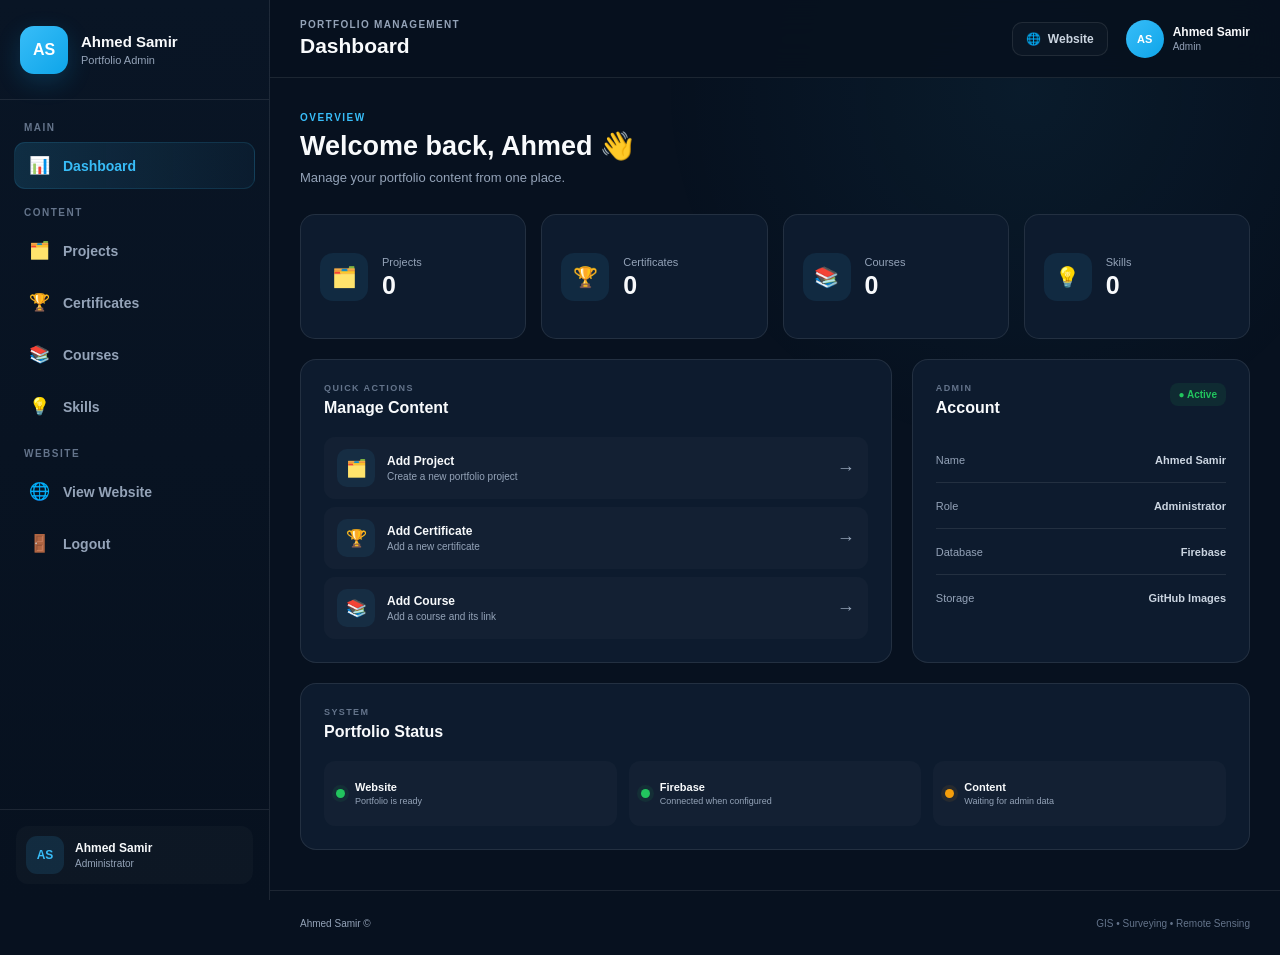
<file: admin.html>
<!DOCTYPE html>
<html lang="en">

<head>

    <meta charset="UTF-8">

    <meta
        name="viewport"
        content="width=device-width, initial-scale=1.0"
    >

    <meta
        name="description"
        content="Ahmed Samir Portfolio Admin Dashboard"
    >

    <meta
        name="theme-color"
        content="#07111f"
    >

    <title>
        Admin Dashboard | Ahmed Samir
    </title>

    <link
        rel="stylesheet"
        href="admin.css"
    >

</head>


<body>

    <!-- =====================================================
         MOBILE OVERLAY
         ===================================================== -->

    <div
        class="sidebar-overlay"
        id="sidebarOverlay"
    ></div>


    <!-- =====================================================
         SIDEBAR
         ===================================================== -->

    <aside
        class="sidebar"
        id="sidebar"
    >

        <!-- =================================================
             SIDEBAR LOGO
             ================================================= -->

        <div class="sidebar-logo">

            <div class="logo-mark">
                AS
            </div>

            <div class="logo-text">

                <strong>
                    Ahmed Samir
                </strong>

                <span>
                    Portfolio Admin
                </span>

            </div>

        </div>


        <!-- =================================================
             SIDEBAR NAVIGATION
             ================================================= -->

        <nav class="sidebar-nav">

            <p class="nav-title">
                MAIN
            </p>


            <!-- Dashboard -->

            <button
                class="nav-item active"
                data-section="dashboard"
                type="button"
            >

                <span class="nav-icon">
                    📊
                </span>

                <span>
                    Dashboard
                </span>

            </button>


            <p class="nav-title">
                CONTENT
            </p>


            <!-- Projects -->

            <button
                class="nav-item"
                data-section="projects"
                type="button"
            >

                <span class="nav-icon">
                    🗂️
                </span>

                <span>
                    Projects
                </span>

            </button>


            <!-- Certificates -->

            <button
                class="nav-item"
                data-section="certificates"
                type="button"
            >

                <span class="nav-icon">
                    🏆
                </span>

                <span>
                    Certificates
                </span>

            </button>


            <!-- Courses -->

            <button
                class="nav-item"
                data-section="courses"
                type="button"
            >

                <span class="nav-icon">
                    📚
                </span>

                <span>
                    Courses
                </span>

            </button>


            <!-- Skills -->

            <button
                class="nav-item"
                data-section="skills"
                type="button"
            >

                <span class="nav-icon">
                    💡
                </span>

                <span>
                    Skills
                </span>

            </button>


            <p class="nav-title">
                WEBSITE
            </p>


            <!-- View Website -->

            <button
                class="nav-item"
                id="viewWebsiteButton"
                type="button"
            >

                <span class="nav-icon">
                    🌐
                </span>

                <span>
                    View Website
                </span>

            </button>


            <!-- Logout -->

            <button
                class="nav-item logout-item"
                id="logoutButton"
                type="button"
            >

                <span class="nav-icon">
                    🚪
                </span>

                <span>
                    Logout
                </span>

            </button>

        </nav>


        <!-- =================================================
             SIDEBAR FOOTER
             ================================================= -->

        <div class="sidebar-footer">

            <div class="admin-mini-profile">

                <div class="admin-avatar">
                    AS
                </div>

                <div>

                    <strong>
                        Ahmed Samir
                    </strong>

                    <span>
                        Administrator
                    </span>

                </div>

            </div>

        </div>

    </aside>


    <!-- =====================================================
         MAIN AREA
         ===================================================== -->

    <main class="main-content">


        <!-- =================================================
             TOP HEADER
             ================================================= -->

        <header class="top-header">


            <!-- Header Left -->

            <div class="header-left">

                <button
                    class="menu-button"
                    id="menuButton"
                    type="button"
                    aria-label="Open menu"
                >
                    ☰
                </button>


                <div>

                    <p class="header-label">
                        Portfolio Management
                    </p>

                    <h1 id="pageTitle">
                        Dashboard
                    </h1>

                </div>

            </div>


            <!-- Header Right -->

            <div class="header-right">

                <button
                    class="header-website-button"
                    id="headerWebsiteButton"
                    type="button"
                >

                    <span>
                        🌐
                    </span>

                    <span>
                        Website
                    </span>

                </button>


                <div class="header-admin">

                    <div class="header-avatar">
                        AS
                    </div>

                    <div class="header-admin-info">

                        <strong>
                            Ahmed Samir
                        </strong>

                        <span>
                            Admin
                        </span>

                    </div>

                </div>

            </div>

        </header>


        <!-- =================================================
             PAGE CONTENT
             ================================================= -->

        <div class="page-container">


            <!-- =================================================
                 DASHBOARD SECTION
                 ================================================= -->

            <section
                class="content-section active"
                id="dashboardSection"
            >

                <!-- Section Heading -->

                <div class="section-heading">

                    <div>

                        <span class="section-kicker">
                            OVERVIEW
                        </span>

                        <h2>
                            Welcome back, Ahmed 👋
                        </h2>

                        <p>
                            Manage your portfolio content from one place.
                        </p>

                    </div>

                </div>


                <!-- =================================================
                     STATISTICS
                     ================================================= -->

                <div class="stats-grid">


                    <!-- Projects -->

                    <div class="stat-card">

                        <div class="stat-icon projects-icon">
                            🗂️
                        </div>

                        <div class="stat-info">

                            <span>
                                Projects
                            </span>

                            <strong id="projectsCount">
                                0
                            </strong>

                        </div>

                    </div>


                    <!-- Certificates -->

                    <div class="stat-card">

                        <div class="stat-icon certificates-icon">
                            🏆
                        </div>

                        <div class="stat-info">

                            <span>
                                Certificates
                            </span>

                            <strong id="certificatesCount">
                                0
                            </strong>

                        </div>

                    </div>


                    <!-- Courses -->

                    <div class="stat-card">

                        <div class="stat-icon courses-icon">
                            📚
                        </div>

                        <div class="stat-info">

                            <span>
                                Courses
                            </span>

                            <strong id="coursesCount">
                                0
                            </strong>

                        </div>

                    </div>


                    <!-- Skills -->

                    <div class="stat-card">

                        <div class="stat-icon skills-icon">
                            💡
                        </div>

                        <div class="stat-info">

                            <span>
                                Skills
                            </span>

                            <strong id="skillsCount">
                                0
                            </strong>

                        </div>

                    </div>

                </div>


                <!-- =================================================
                     DASHBOARD GRID
                     ================================================= -->

                <div class="dashboard-grid">


                    <!-- =================================================
                         QUICK ACTIONS
                         ================================================= -->

                    <div class="dashboard-card">

                        <div class="card-heading">

                            <div>

                                <span class="card-kicker">
                                    QUICK ACTIONS
                                </span>

                                <h3>
                                    Manage Content
                                </h3>

                            </div>

                        </div>


                        <div class="quick-actions">


                            <!-- Add Project -->

                            <button
                                class="quick-action"
                                data-section="projects"
                                type="button"
                            >

                                <span>
                                    🗂️
                                </span>

                                <div>

                                    <strong>
                                        Add Project
                                    </strong>

                                    <small>
                                        Create a new portfolio project
                                    </small>

                                </div>

                                <b>
                                    →
                                </b>

                            </button>


                            <!-- Add Certificate -->

                            <button
                                class="quick-action"
                                data-section="certificates"
                                type="button"
                            >

                                <span>
                                    🏆
                                </span>

                                <div>

                                    <strong>
                                        Add Certificate
                                    </strong>

                                    <small>
                                        Add a new certificate
                                    </small>

                                </div>

                                <b>
                                    →
                                </b>

                            </button>


                            <!-- Add Course -->

                            <button
                                class="quick-action"
                                data-section="courses"
                                type="button"
                            >

                                <span>
                                    📚
                                </span>

                                <div>

                                    <strong>
                                        Add Course
                                    </strong>

                                    <small>
                                        Add a course and its link
                                    </small>

                                </div>

                                <b>
                                    →
                                </b>

                            </button>

                        </div>

                    </div>


                    <!-- =================================================
                         ADMIN ACCOUNT
                         ================================================= -->

                    <div class="dashboard-card">

                        <div class="card-heading">

                            <div>

                                <span class="card-kicker">
                                    ADMIN
                                </span>

                                <h3>
                                    Account
                                </h3>

                            </div>

                            <span class="status-badge">
                                ● Active
                            </span>

                        </div>


                        <div class="account-info">


                            <div class="account-row">

                                <span>
                                    Name
                                </span>

                                <strong>
                                    Ahmed Samir
                                </strong>

                            </div>


                            <div class="account-row">

                                <span>
                                    Role
                                </span>

                                <strong>
                                    Administrator
                                </strong>

                            </div>


                            <div class="account-row">

                                <span>
                                    Database
                                </span>

                                <strong>
                                    Firebase
                                </strong>

                            </div>


                            <div class="account-row">

                                <span>
                                    Storage
                                </span>

                                <strong>
                                    GitHub Images
                                </strong>

                            </div>

                        </div>

                    </div>

                </div>


                <!-- =================================================
                     SYSTEM STATUS
                     ================================================= -->

                <div class="dashboard-card system-card">

                    <div class="card-heading">

                        <div>

                            <span class="card-kicker">
                                SYSTEM
                            </span>

                            <h3>
                                Portfolio Status
                            </h3>

                        </div>

                    </div>


                    <div class="system-status-grid">


                        <!-- Website -->

                        <div class="system-status-item">

                            <span class="system-dot online"></span>

                            <div>

                                <strong>
                                    Website
                                </strong>

                                <small>
                                    Portfolio is ready
                                </small>

                            </div>

                        </div>


                        <!-- Firebase -->

                        <div class="system-status-item">

                            <span class="system-dot online"></span>

                            <div>

                                <strong>
                                    Firebase
                                </strong>

                                <small>
                                    Connected when configured
                                </small>

                            </div>

                        </div>


                        <!-- Content -->

                        <div class="system-status-item">

                            <span class="system-dot pending"></span>

                            <div>

                                <strong>
                                    Content
                                </strong>

                                <small>
                                    Waiting for admin data
                                </small>

                            </div>

                        </div>

                    </div>

                </div>

            </section>


            <!-- =================================================
                 PROJECTS SECTION
                 ================================================= -->

            <section
                class="content-section"
                id="projectsSection"
            >

                <div class="section-heading">

                    <div>

                        <span class="section-kicker">
                            CONTENT
                        </span>

                        <h2>
                            Projects
                        </h2>

                        <p>
                            Add and manage your portfolio projects.
                        </p>

                    </div>


                    <!-- IMPORTANT:
                         This is a normal button.
                         The JavaScript opens the modal.
                    -->

                    <button
                        class="primary-button"
                        id="addProjectButton"
                        type="button"
                    >

                        <span>
                            +
                        </span>

                        Add Project

                    </button>

                </div>


                <!-- Projects Container -->

                <div
                    class="content-placeholder"
                    id="projectsContainer"
                >

                    <div class="empty-state">

                        <div class="empty-icon">
                            🗂️
                        </div>

                        <h3>
                            No projects yet
                        </h3>

                        <p>
                            Your projects will appear here after connecting Firestore.
                        </p>

                        <button
                            class="primary-button"
                            data-action="add-project"
                            type="button"
                        >

                            + Add Your First Project

                        </button>

                    </div>

                </div>

            </section>


            <!-- =================================================
                 CERTIFICATES SECTION
                 ================================================= -->

            <section
                class="content-section"
                id="certificatesSection"
            >

                <div class="section-heading">

                    <div>

                        <span class="section-kicker">
                            ACHIEVEMENTS
                        </span>

                        <h2>
                            Certificates
                        </h2>

                        <p>
                            Manage certificates displayed on your portfolio.
                        </p>

                    </div>


                    <!-- IMPORTANT:
                         This is a normal button.
                         The JavaScript opens the modal.
                    -->

                    <button
                        class="primary-button"
                        id="addCertificateButton"
                        type="button"
                    >

                        <span>
                            +
                        </span>

                        Add Certificate

                    </button>

                </div>


                <!-- Certificates Container -->

                <div
                    class="content-placeholder"
                    id="certificatesContainer"
                >

                    <div class="empty-state">

                        <div class="empty-icon">
                            🏆
                        </div>

                        <h3>
                            No certificates yet
                        </h3>

                        <p>
                            Certificates will appear here after connecting Firestore.
                        </p>

                        <button
                            class="primary-button"
                            data-action="add-certificate"
                            type="button"
                        >

                            + Add Your First Certificate

                        </button>

                    </div>

                </div>

            </section>


            <!-- =================================================
                 COURSES SECTION
                 ================================================= -->

            <section
                class="content-section"
                id="coursesSection"
            >

                <div class="section-heading">

                    <div>

                        <span class="section-kicker">
                            LEARNING
                        </span>

                        <h2>
                            Courses
                        </h2>

                        <p>
                            Add courses and learning resources to your portfolio.
                        </p>

                    </div>


                    <button
                        class="primary-button"
                        id="addCourseButton"
                        type="button"
                    >

                        <span>
                            +
                        </span>

                        Add Course

                    </button>

                </div>


                <!-- Courses Container -->

                <div
                    class="content-placeholder"
                    id="coursesContainer"
                >

                    <div class="empty-state">

                        <div class="empty-icon">
                            📚
                        </div>

                        <h3>
                            No courses yet
                        </h3>

                        <p>
                            Add GIS, Surveying, Remote Sensing and Programming courses.
                        </p>

                        <button
                            class="primary-button"
                            data-action="add-course"
                            type="button"
                        >

                            + Add Your First Course

                        </button>

                    </div>

                </div>

            </section>


            <!-- =================================================
                 SKILLS SECTION
                 ================================================= -->

            <section
                class="content-section"
                id="skillsSection"
            >

                <div class="section-heading">

                    <div>

                        <span class="section-kicker">
                            PROFILE
                        </span>

                        <h2>
                            Skills
                        </h2>

                        <p>
                            Manage the skills displayed on your portfolio.
                        </p>

                    </div>


                    <button
                        class="primary-button"
                        id="addSkillButton"
                        type="button"
                    >

                        <span>
                            +
                        </span>

                        Add Skill

                    </button>

                </div>


                <!-- Skills Container -->

                <div
                    class="content-placeholder"
                    id="skillsContainer"
                >

                    <div class="empty-state">

                        <div class="empty-icon">
                            💡
                        </div>

                        <h3>
                            Skills management
                        </h3>

                        <p>
                            Skills management will be connected to Firestore next.
                        </p>

                        <button
                            class="primary-button"
                            data-action="add-skill"
                            type="button"
                        >

                            + Add Skill

                        </button>

                    </div>

                </div>

            </section>


        </div>


        <!-- =====================================================
             FOOTER
             ===================================================== -->

        <footer class="admin-footer">

            <p>

                Ahmed Samir ©

                <span id="currentYear"></span>

            </p>

            <span>
                GIS • Surveying • Remote Sensing
            </span>

        </footer>

    </main>


    <!-- =====================================================
         MODAL
         ===================================================== -->

    <div
        class="modal"
        id="modal"
        aria-hidden="true"
    >

        <!-- Modal Backdrop -->

        <div
            class="modal-backdrop"
            id="modalBackdrop"
        ></div>


        <!-- Modal Box -->

        <div class="modal-box">


            <!-- Modal Header -->

            <div class="modal-header">

                <div>

                    <span
                        class="modal-kicker"
                        id="modalKicker"
                    >
                        CONTENT
                    </span>

                    <h3 id="modalTitle">
                        Add Content
                    </h3>

                </div>


                <!-- Close -->

                <button
                    class="modal-close"
                    id="modalClose"
                    type="button"
                    aria-label="Close"
                >

                    ×

                </button>

            </div>


            <!-- Modal Body -->

            <div
                class="modal-body"
                id="modalBody"
            >

                <div class="modal-message">

                    This form will be connected to Firebase Firestore in the next step.

                </div>

            </div>

        </div>

    </div>


    <!-- =====================================================
         JAVASCRIPT
         ===================================================== -->

<script>
    alert("DASHBOARD HTML WORKING");
</script>

<script type="module">
    alert("DASHBOARD JS MODULE WORKING");
</script>

</body>

</html>
</file>
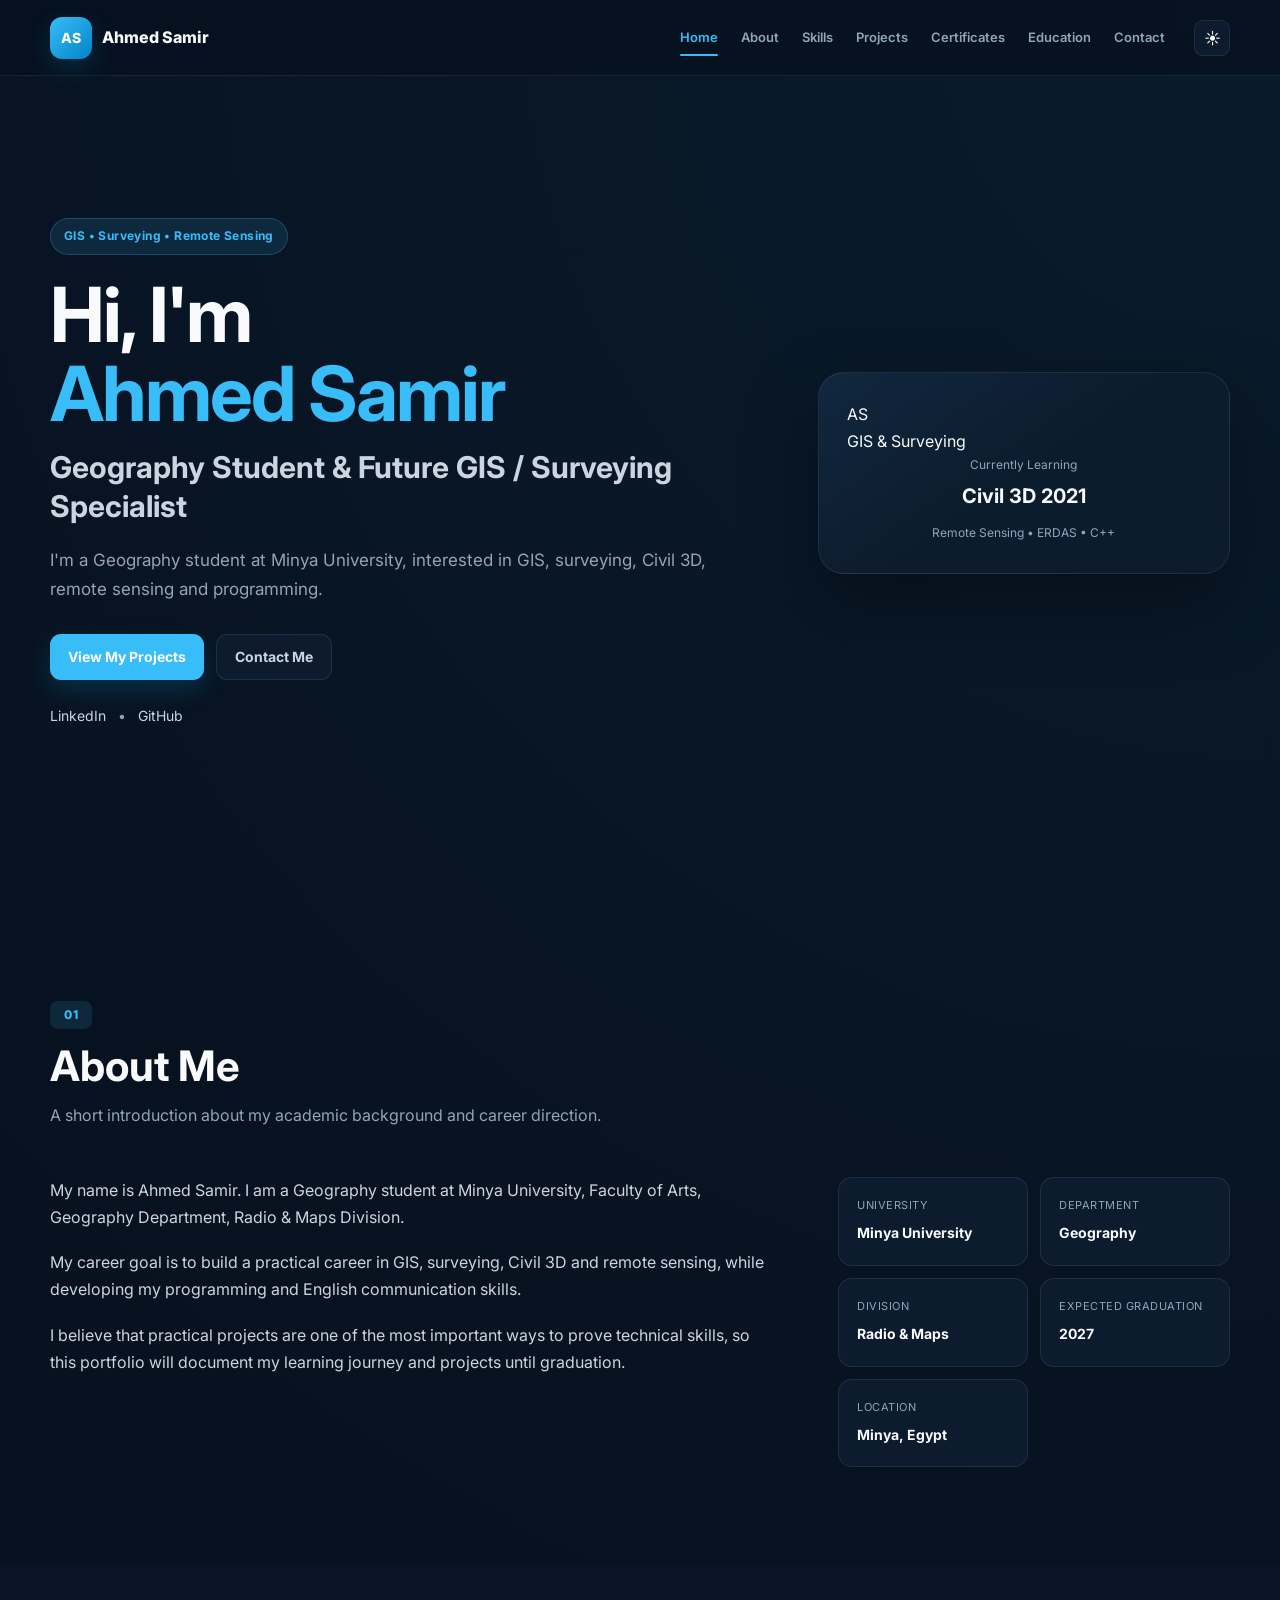
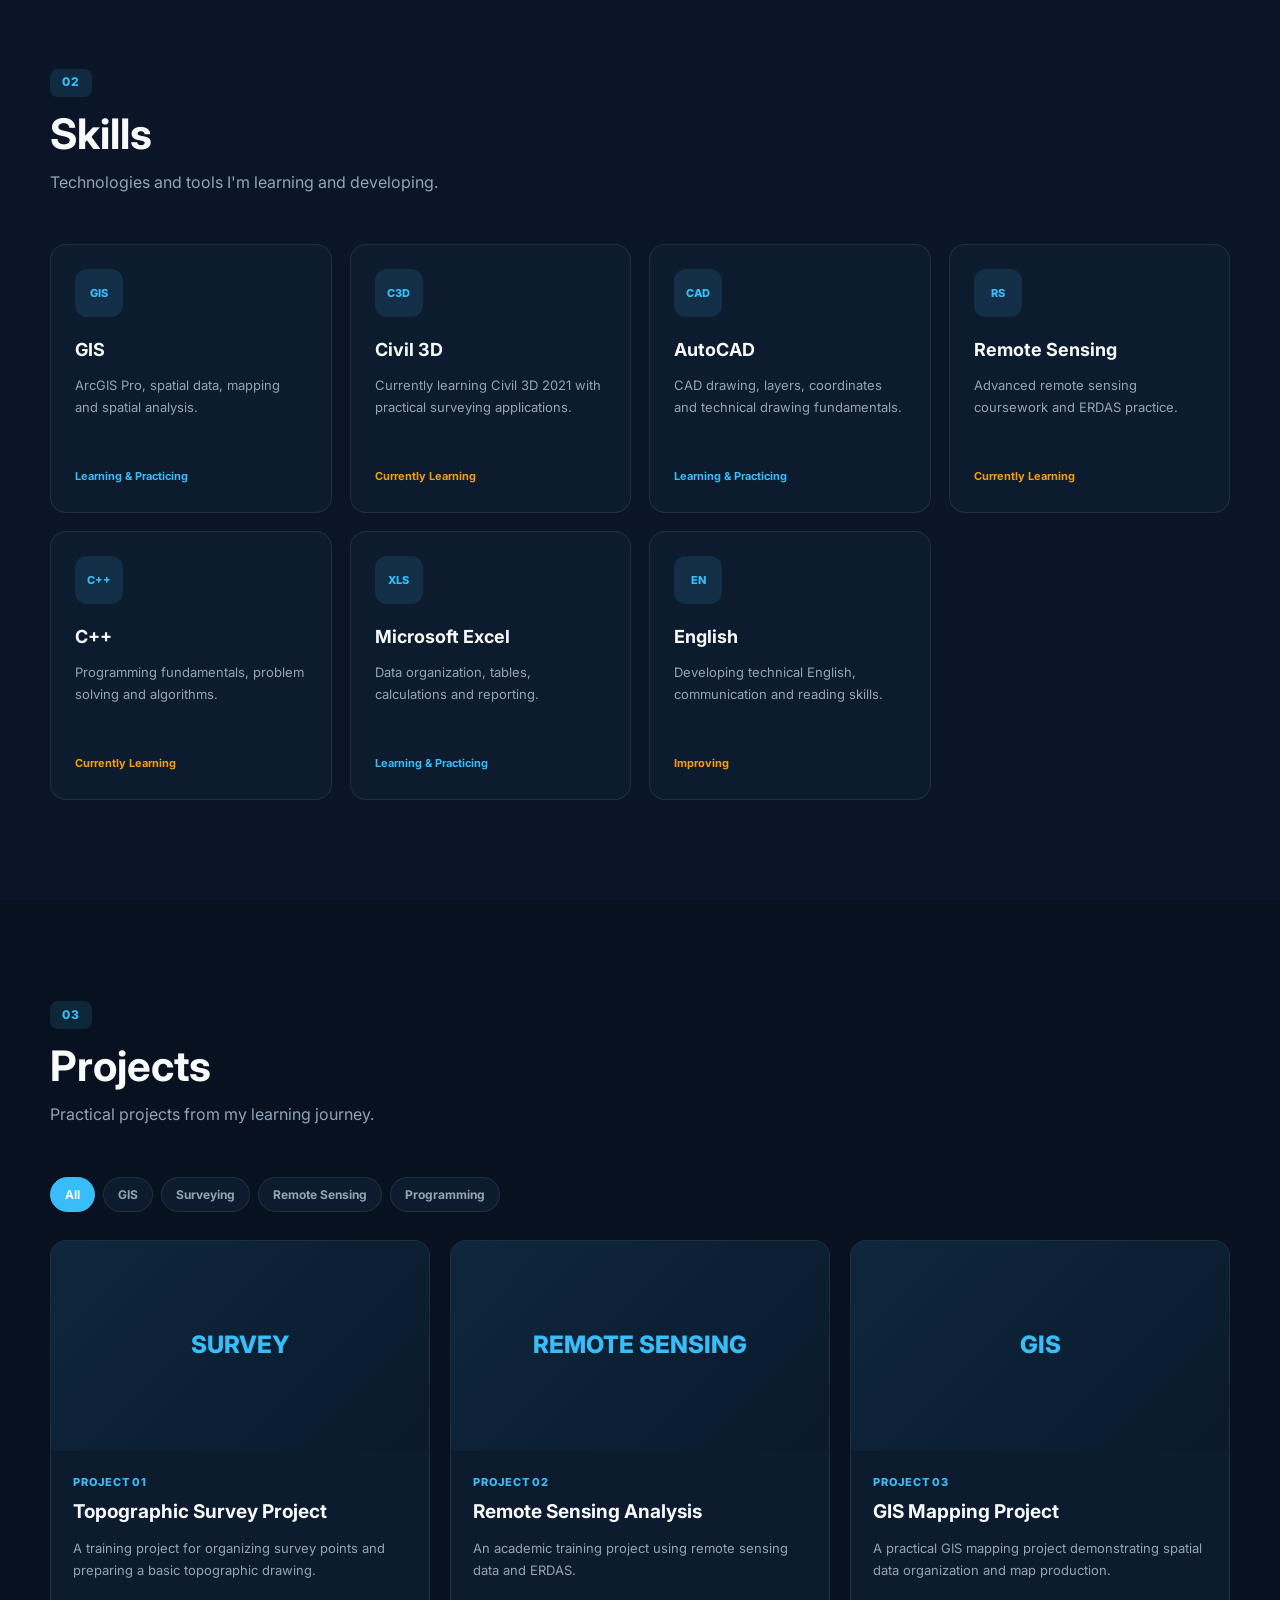
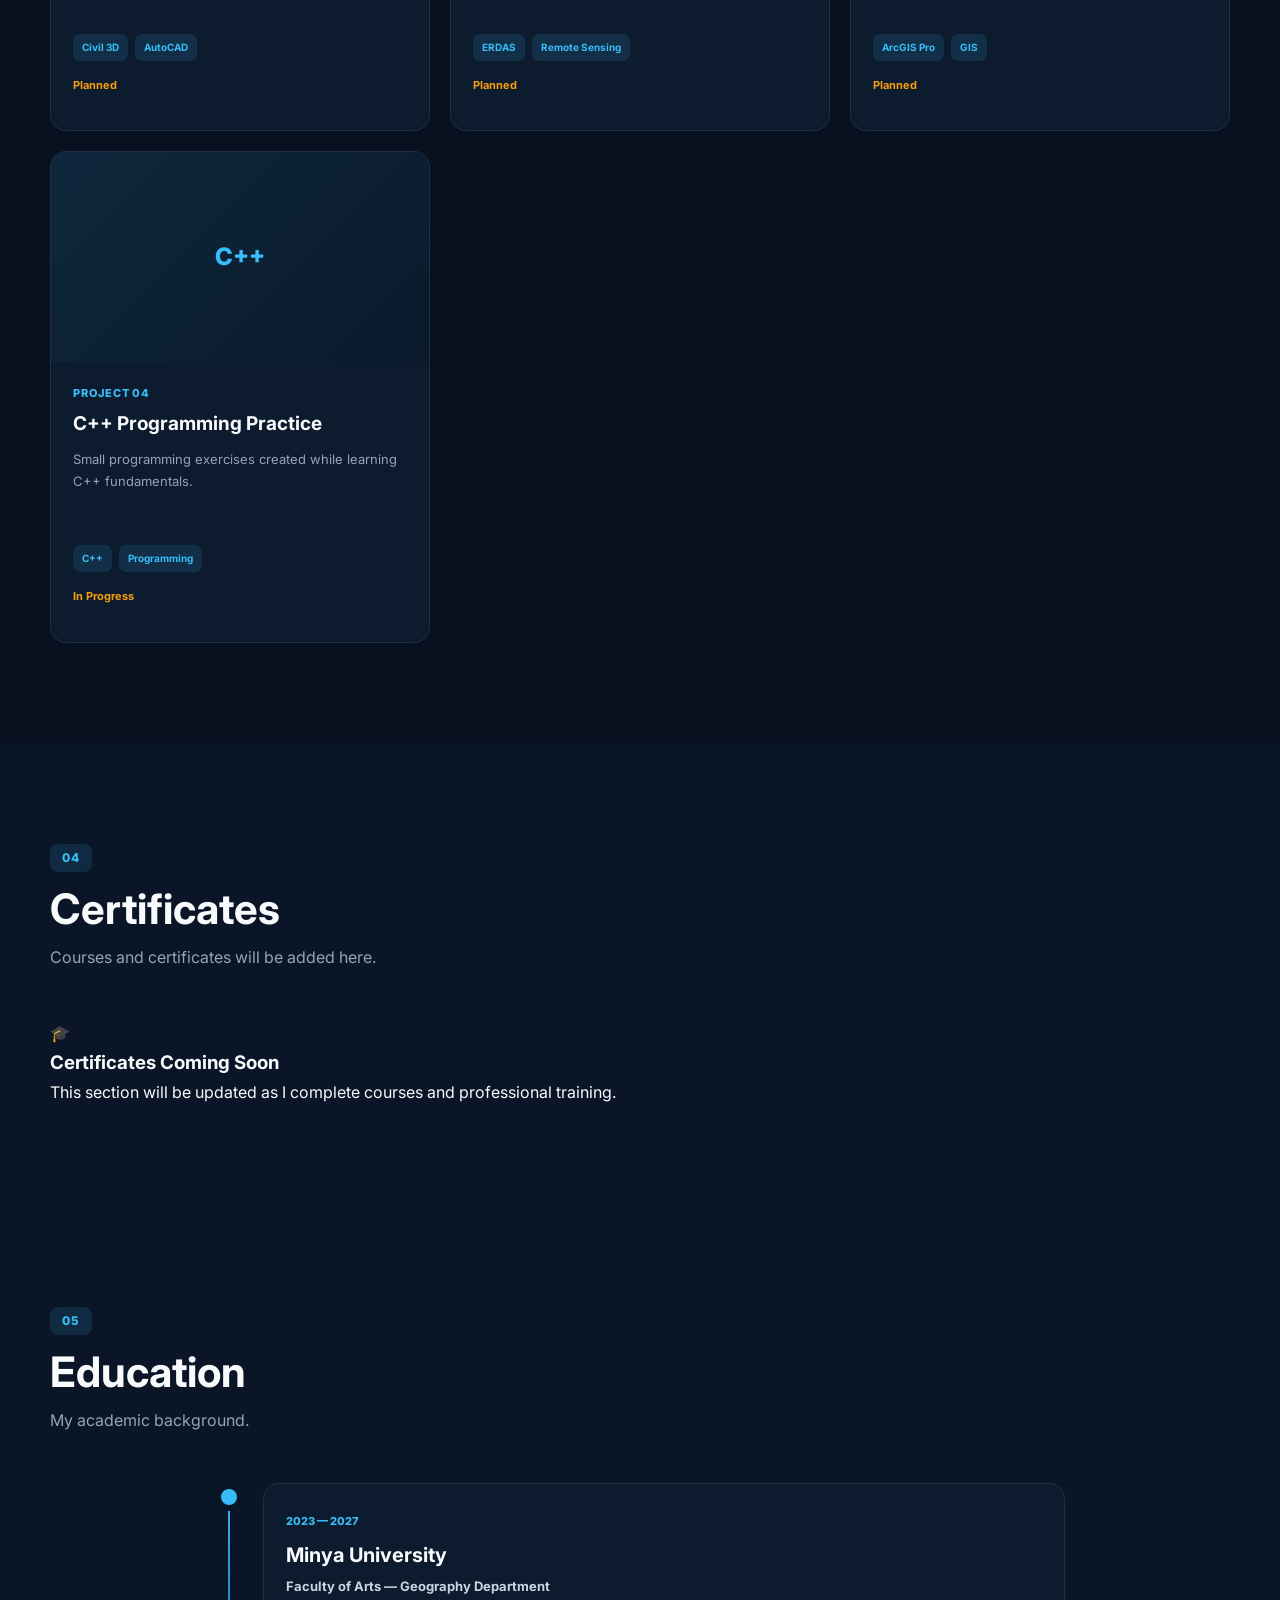
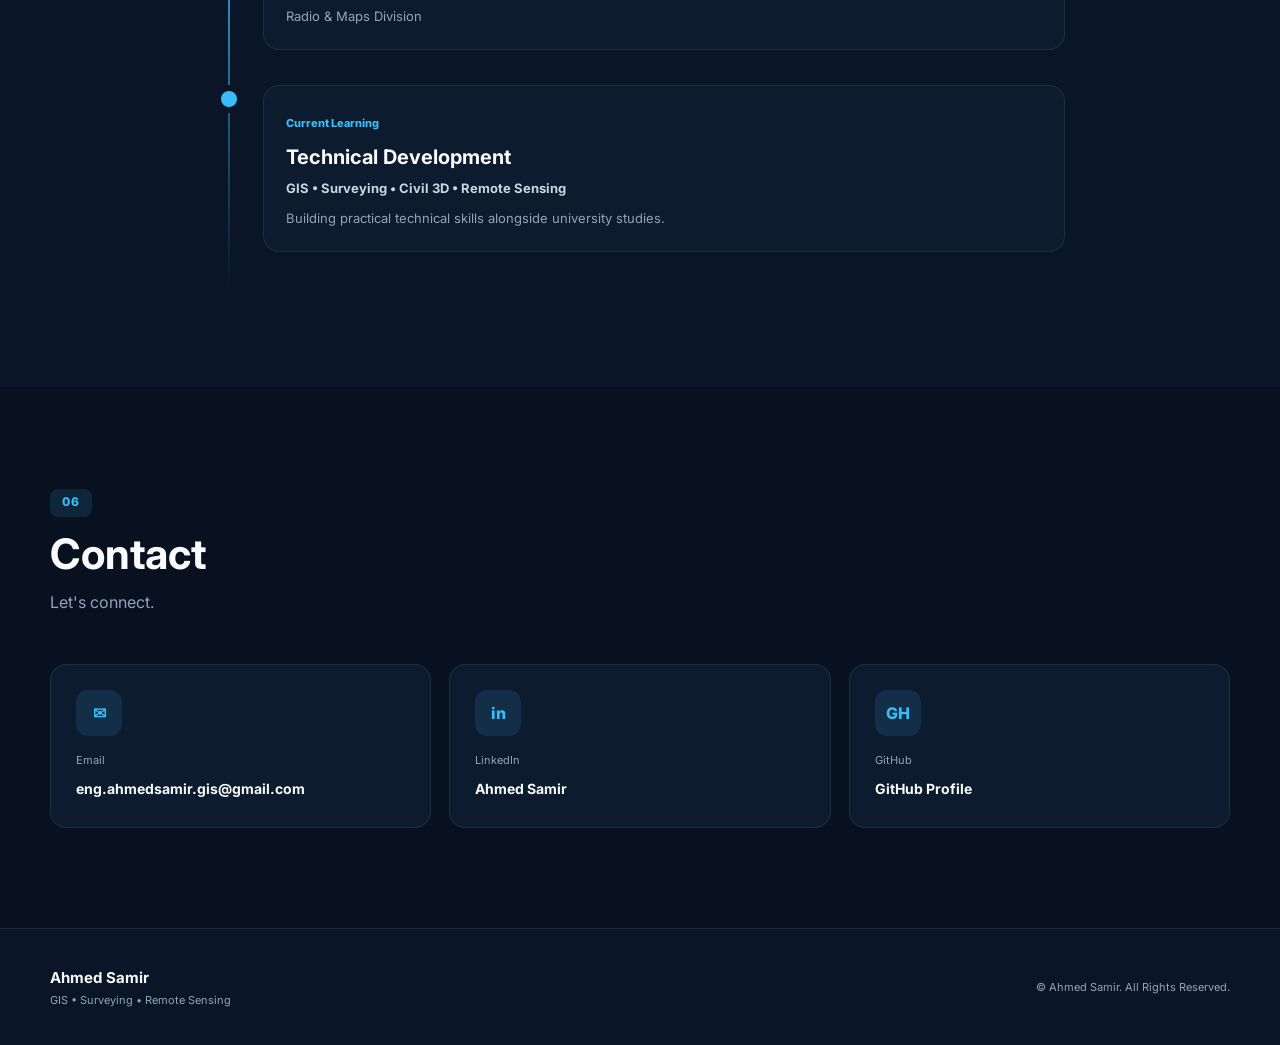
<file: index (3).html>
<!DOCTYPE html>
<html lang="en">
<head>
    <meta charset="UTF-8">

    <meta name="viewport"
          content="width=device-width, initial-scale=1.0">

    <meta name="description"
          content="Ahmed Samir - Geography, GIS, Surveying, Civil 3D and Remote Sensing Portfolio">

    <meta name="author"
          content="Ahmed Samir">

    <title>Ahmed Samir | GIS & Surveying Portfolio</title>

    <link rel="stylesheet" href="style.css">

    <link rel="preconnect" href="https://fonts.googleapis.com">
    <link rel="preconnect" href="https://fonts.gstatic.com" crossorigin>

    <link href="https://fonts.googleapis.com/css2?family=Cairo:wght@400;500;600;700;800&family=Inter:wght@400;500;600;700;800&display=swap"
          rel="stylesheet">
</head>

<body>

    <!-- ================================
         HEADER
    ================================= -->

    <header class="header" id="header">

        <div class="container nav-container">

            <a href="#home" class="logo">
                <span class="logo-mark">AS</span>
                <span class="logo-text">Ahmed Samir</span>
            </a>

            <nav class="navbar" id="navbar">

                <a href="#home" class="nav-link active">Home</a>
                <a href="#about" class="nav-link">About</a>
                <a href="#skills" class="nav-link">Skills</a>
                <a href="#projects" class="nav-link">Projects</a>
                <a href="#certificates" class="nav-link">Certificates</a>
                <a href="#education" class="nav-link">Education</a>
                <a href="#contact" class="nav-link">Contact</a>

            </nav>

            <div class="nav-actions">

                <button
                    class="theme-btn"
                    id="themeBtn"
                    aria-label="Toggle theme">
                    ☀
                </button>

                <button
                    class="menu-btn"
                    id="menuBtn"
                    aria-label="Open menu">
                    ☰
                </button>

            </div>

        </div>

    </header>


    <!-- ================================
         MAIN
    ================================= -->

    <main>


        <!-- ================================
             HERO
        ================================= -->

        <section class="hero section" id="home">

            <div class="container hero-container">

                <div class="hero-content">

                    <span class="hero-label">
                        GIS • Surveying • Remote Sensing
                    </span>

                    <h1>
                        Hi, I'm
                        <span>Ahmed Samir</span>
                    </h1>

                    <h2>
                        Geography Student & Future GIS / Surveying Specialist
                    </h2>

                    <p>
                        I'm a Geography student at Minya University,
                        interested in GIS, surveying, Civil 3D,
                        remote sensing and programming.
                    </p>

                    <div class="hero-buttons">

                        <a href="#projects" class="btn btn-primary">
                            View My Projects
                        </a>

                        <a href="#contact" class="btn btn-secondary">
                            Contact Me
                        </a>

                    </div>

                    <div class="hero-social">

                        <a
                            href="https://www.linkedin.com/in/ahmed-samir-261773343/"
                            target="_blank"
                            rel="noopener noreferrer">
                            LinkedIn
                        </a>

                        <span>•</span>

                        <a
                            href="https://github.com/"
                            target="_blank"
                            rel="noopener noreferrer">
                            GitHub
                        </a>

                    </div>

                </div>


                <div class="hero-card">

                    <div class="profile-placeholder">

                        <div class="profile-initials">
                            AS
                        </div>

                        <p>
                            GIS & Surveying
                        </p>

                    </div>

                    <div class="hero-card-info">

                        <span>
                            Currently Learning
                        </span>

                        <strong>
                            Civil 3D 2021
                        </strong>

                        <small>
                            Remote Sensing • ERDAS • C++
                        </small>

                    </div>

                </div>

            </div>

        </section>


        <!-- ================================
             ABOUT
        ================================= -->

        <section class="section about-section" id="about">

            <div class="container">

                <div class="section-heading">

                    <span>01</span>

                    <h2>
                        About Me
                    </h2>

                    <p>
                        A short introduction about my academic
                        background and career direction.
                    </p>

                </div>


                <div class="about-grid">

                    <div class="about-text">

                        <p>
                            My name is Ahmed Samir. I am a Geography
                            student at Minya University, Faculty of Arts,
                            Geography Department, Radio & Maps Division.
                        </p>

                        <p>
                            My career goal is to build a practical career
                            in GIS, surveying, Civil 3D and remote sensing,
                            while developing my programming and English
                            communication skills.
                        </p>

                        <p>
                            I believe that practical projects are one of
                            the most important ways to prove technical
                            skills, so this portfolio will document my
                            learning journey and projects until graduation.
                        </p>

                    </div>


                    <div class="about-info">

                        <div class="info-item">
                            <span>University</span>
                            <strong>Minya University</strong>
                        </div>

                        <div class="info-item">
                            <span>Department</span>
                            <strong>Geography</strong>
                        </div>

                        <div class="info-item">
                            <span>Division</span>
                            <strong>Radio & Maps</strong>
                        </div>

                        <div class="info-item">
                            <span>Expected Graduation</span>
                            <strong>2027</strong>
                        </div>

                        <div class="info-item">
                            <span>Location</span>
                            <strong>Minya, Egypt</strong>
                        </div>

                    </div>

                </div>

            </div>

        </section>


        <!-- ================================
             SKILLS
        ================================= -->

        <section class="section skills-section" id="skills">

            <div class="container">

                <div class="section-heading">

                    <span>02</span>

                    <h2>
                        Skills
                    </h2>

                    <p>
                        Technologies and tools I'm learning and developing.
                    </p>

                </div>


                <div class="skills-grid">


                    <div class="skill-card">

                        <div class="skill-icon">
                            GIS
                        </div>

                        <h3>
                            GIS
                        </h3>

                        <p>
                            ArcGIS Pro, spatial data,
                            mapping and spatial analysis.
                        </p>

                        <div class="skill-status">
                            Learning & Practicing
                        </div>

                    </div>


                    <div class="skill-card">

                        <div class="skill-icon">
                            C3D
                        </div>

                        <h3>
                            Civil 3D
                        </h3>

                        <p>
                            Currently learning Civil 3D 2021
                            with practical surveying applications.
                        </p>

                        <div class="skill-status learning">
                            Currently Learning
                        </div>

                    </div>


                    <div class="skill-card">

                        <div class="skill-icon">
                            CAD
                        </div>

                        <h3>
                            AutoCAD
                        </h3>

                        <p>
                            CAD drawing, layers, coordinates
                            and technical drawing fundamentals.
                        </p>

                        <div class="skill-status">
                            Learning & Practicing
                        </div>

                    </div>


                    <div class="skill-card">

                        <div class="skill-icon">
                            RS
                        </div>

                        <h3>
                            Remote Sensing
                        </h3>

                        <p>
                            Advanced remote sensing coursework
                            and ERDAS practice.
                        </p>

                        <div class="skill-status learning">
                            Currently Learning
                        </div>

                    </div>


                    <div class="skill-card">

                        <div class="skill-icon">
                            C++
                        </div>

                        <h3>
                            C++
                        </h3>

                        <p>
                            Programming fundamentals,
                            problem solving and algorithms.
                        </p>

                        <div class="skill-status learning">
                            Currently Learning
                        </div>

                    </div>


                    <div class="skill-card">

                        <div class="skill-icon">
                            XLS
                        </div>

                        <h3>
                            Microsoft Excel
                        </h3>

                        <p>
                            Data organization, tables,
                            calculations and reporting.
                        </p>

                        <div class="skill-status">
                            Learning & Practicing
                        </div>

                    </div>


                    <div class="skill-card">

                        <div class="skill-icon">
                            EN
                        </div>

                        <h3>
                            English
                        </h3>

                        <p>
                            Developing technical English,
                            communication and reading skills.
                        </p>

                        <div class="skill-status learning">
                            Improving
                        </div>

                    </div>


                </div>

            </div>

        </section>


        <!-- ================================
             PROJECTS
        ================================= -->

        <section class="section projects-section" id="projects">

            <div class="container">

                <div class="section-heading">

                    <span>03</span>

                    <h2>
                        Projects
                    </h2>

                    <p>
                        Practical projects from my learning journey.
                    </p>

                </div>


                <div class="project-filters">

                    <button
                        class="filter-btn active"
                        data-filter="all">
                        All
                    </button>

                    <button
                        class="filter-btn"
                        data-filter="gis">
                        GIS
                    </button>

                    <button
                        class="filter-btn"
                        data-filter="surveying">
                        Surveying
                    </button>

                    <button
                        class="filter-btn"
                        data-filter="remote-sensing">
                        Remote Sensing
                    </button>

                    <button
                        class="filter-btn"
                        data-filter="programming">
                        Programming
                    </button>

                </div>


                <div class="projects-grid">


                    <!-- PROJECT 01 -->

                    <article
                        class="project-card"
                        data-category="surveying">

                        <div class="project-image">

                            <div class="project-placeholder">
                                SURVEY
                            </div>

                        </div>

                        <div class="project-content">

                            <span class="project-number">
                                Project 01
                            </span>

                            <h3>
                                Topographic Survey Project
                            </h3>

                            <p>
                                A training project for organizing
                                survey points and preparing a basic
                                topographic drawing.
                            </p>

                            <div class="project-tools">

                                <span>
                                    Civil 3D
                                </span>

                                <span>
                                    AutoCAD
                                </span>

                            </div>

                            <span class="project-status">
                                Planned
                            </span>

                        </div>

                    </article>


                    <!-- PROJECT 02 -->

                    <article
                        class="project-card"
                        data-category="remote-sensing">

                        <div class="project-image">

                            <div class="project-placeholder">
                                REMOTE SENSING
                            </div>

                        </div>

                        <div class="project-content">

                            <span class="project-number">
                                Project 02
                            </span>

                            <h3>
                                Remote Sensing Analysis
                            </h3>

                            <p>
                                An academic training project using
                                remote sensing data and ERDAS.
                            </p>

                            <div class="project-tools">

                                <span>
                                    ERDAS
                                </span>

                                <span>
                                    Remote Sensing
                                </span>

                            </div>

                            <span class="project-status">
                                Planned
                            </span>

                        </div>

                    </article>


                    <!-- PROJECT 03 -->

                    <article
                        class="project-card"
                        data-category="gis">

                        <div class="project-image">

                            <div class="project-placeholder">
                                GIS
                            </div>

                        </div>

                        <div class="project-content">

                            <span class="project-number">
                                Project 03
                            </span>

                            <h3>
                                GIS Mapping Project
                            </h3>

                            <p>
                                A practical GIS mapping project
                                demonstrating spatial data organization
                                and map production.
                            </p>

                            <div class="project-tools">

                                <span>
                                    ArcGIS Pro
                                </span>

                                <span>
                                    GIS
                                </span>

                            </div>

                            <span class="project-status">
                                Planned
                            </span>

                        </div>

                    </article>


                    <!-- PROJECT 04 -->

                    <article
                        class="project-card"
                        data-category="programming">

                        <div class="project-image">

                            <div class="project-placeholder">
                                C++
                            </div>

                        </div>

                        <div class="project-content">

                            <span class="project-number">
                                Project 04
                            </span>

                            <h3>
                                C++ Programming Practice
                            </h3>

                            <p>
                                Small programming exercises created
                                while learning C++ fundamentals.
                            </p>

                            <div class="project-tools">

                                <span>
                                    C++
                                </span>

                                <span>
                                    Programming
                                </span>

                            </div>

                            <span class="project-status">
                                In Progress
                            </span>

                        </div>

                    </article>


                </div>

            </div>

        </section>


        <!-- ================================
             CERTIFICATES
        ================================= -->

        <section
            class="section certificates-section"
            id="certificates">

            <div class="container">

                <div class="section-heading">

                    <span>04</span>

                    <h2>
                        Certificates
                    </h2>

                    <p>
                        Courses and certificates will be added here.
                    </p>

                </div>


                <div class="empty-state">

                    <div class="empty-icon">
                        🎓
                    </div>

                    <h3>
                        Certificates Coming Soon
                    </h3>

                    <p>
                        This section will be updated as I complete
                        courses and professional training.
                    </p>

                </div>

            </div>

        </section>


        <!-- ================================
             EDUCATION
        ================================= -->

        <section class="section education-section" id="education">

            <div class="container">

                <div class="section-heading">

                    <span>05</span>

                    <h2>
                        Education
                    </h2>

                    <p>
                        My academic background.
                    </p>

                </div>


                <div class="timeline">

                    <div class="timeline-item">

                        <div class="timeline-dot"></div>

                        <div class="timeline-content">

                            <span class="timeline-date">
                                2023 — 2027
                            </span>

                            <h3>
                                Minya University
                            </h3>

                            <h4>
                                Faculty of Arts — Geography Department
                            </h4>

                            <p>
                                Radio & Maps Division
                            </p>

                        </div>

                    </div>


                    <div class="timeline-item">

                        <div class="timeline-dot"></div>

                        <div class="timeline-content">

                            <span class="timeline-date">
                                Current Learning
                            </span>

                            <h3>
                                Technical Development
                            </h3>

                            <h4>
                                GIS • Surveying • Civil 3D • Remote Sensing
                            </h4>

                            <p>
                                Building practical technical skills
                                alongside university studies.
                            </p>

                        </div>

                    </div>

                </div>

            </div>

        </section>


        <!-- ================================
             CONTACT
        ================================= -->

        <section class="section contact-section" id="contact">

            <div class="container">

                <div class="section-heading">

                    <span>06</span>

                    <h2>
                        Contact
                    </h2>

                    <p>
                        Let's connect.
                    </p>

                </div>


                <div class="contact-grid">


                    <div class="contact-card">

                        <div class="contact-icon">
                            ✉
                        </div>

                        <span>
                            Email
                        </span>

                        <a href="mailto:eng.ahmedsamir.gis@gmail.com">
                            eng.ahmedsamir.gis@gmail.com
                        </a>

                    </div>


                    <div class="contact-card">

                        <div class="contact-icon">
                            in
                        </div>

                        <span>
                            LinkedIn
                        </span>

                        <a
                            href="https://www.linkedin.com/in/ahmed-samir-261773343/"
                            target="_blank"
                            rel="noopener noreferrer">
                            Ahmed Samir
                        </a>

                    </div>


                    <div class="contact-card">

                        <div class="contact-icon">
                            GH
                        </div>

                        <span>
                            GitHub
                        </span>

                        <a
                            href="https://github.com/"
                            target="_blank"
                            rel="noopener noreferrer">
                            GitHub Profile
                        </a>

                    </div>


                </div>

            </div>

        </section>

    </main>


    <!-- ================================
         FOOTER
    ================================= -->

    <footer class="footer">

        <div class="container footer-container">

            <div>

                <strong>
                    Ahmed Samir
                </strong>

                <p>
                    GIS • Surveying • Remote Sensing
                </p>

            </div>

            <p>
                © <span id="currentYear"></span>
                Ahmed Samir. All Rights Reserved.
            </p>

        </div>

    </footer>


    <!-- ================================
         BACK TO TOP
    ================================= -->

    <button
        class="back-to-top"
        id="backToTop"
        aria-label="Back to top">

        ↑

    </button>


    <script src="script.js"></script>

</body>
</html>
</file>
<file: admin.css>
/* =========================================================
   Ahmed Samir Portfolio
   Admin Dashboard Styles
   ========================================================= */


/* =========================================================
   RESET
   ========================================================= */

* {
    margin: 0;
    padding: 0;
    box-sizing: border-box;
}


html {
    scroll-behavior: smooth;
}


body {
    min-height: 100vh;

    font-family:
        Arial,
        Helvetica,
        sans-serif;

    background: #07111f;

    color: #f8fafc;
}


/* =========================================================
   VARIABLES
   ========================================================= */

:root {

    --bg: #07111f;

    --sidebar: #091525;

    --card: #0d1b2e;

    --card-hover: #10223a;

    --border: rgba(255, 255, 255, 0.09);

    --border-light: rgba(255, 255, 255, 0.14);

    --text: #f8fafc;

    --muted: #94a3b8;

    --muted-light: #cbd5e1;

    --primary: #38bdf8;

    --primary-dark: #0ea5e9;

    --success: #22c55e;

    --danger: #ef4444;

    --warning: #f59e0b;

    --sidebar-width: 270px;

    --header-height: 78px;

}


/* =========================================================
   BODY
   ========================================================= */

body::before {

    content: "";

    position: fixed;

    inset: 0;

    pointer-events: none;

    background:
        radial-gradient(
            circle at 80% 10%,
            rgba(56, 189, 248, 0.06),
            transparent 28%
        );

    z-index: -1;

}


/* =========================================================
   SIDEBAR
   ========================================================= */

.sidebar {

    position: fixed;

    top: 0;

    left: 0;

    width: var(--sidebar-width);

    height: 100vh;

    background:
        linear-gradient(
            180deg,
            #091525 0%,
            #07111f 100%
        );

    border-right: 1px solid var(--border);

    display: flex;

    flex-direction: column;

    z-index: 1000;

    overflow-y: auto;

}


/* =========================================================
   SIDEBAR LOGO
   ========================================================= */

.sidebar-logo {

    min-height: 100px;

    padding: 22px 20px;

    display: flex;

    align-items: center;

    gap: 13px;

    border-bottom: 1px solid var(--border);

}


.logo-mark {

    width: 48px;

    height: 48px;

    flex-shrink: 0;

    display: flex;

    align-items: center;

    justify-content: center;

    border-radius: 14px;

    background:
        linear-gradient(
            135deg,
            var(--primary),
            var(--primary-dark)
        );

    color: #ffffff;

    font-size: 16px;

    font-weight: 800;

    box-shadow:
        0 8px 25px rgba(14, 165, 233, 0.20);

}


.logo-text {

    display: flex;

    flex-direction: column;

    gap: 4px;

    min-width: 0;

}


.logo-text strong {

    font-size: 15px;

    color: var(--text);

}


.logo-text span {

    font-size: 11px;

    color: var(--muted);

}


/* =========================================================
   SIDEBAR NAV
   ========================================================= */

.sidebar-nav {

    flex: 1;

    padding: 22px 14px;

}


.nav-title {

    margin: 18px 10px 9px;

    font-size: 10px;

    font-weight: 800;

    letter-spacing: 1.5px;

    color: #64748b;

}


.nav-title:first-child {

    margin-top: 0;

}


.nav-item {

    width: 100%;

    min-height: 47px;

    margin-bottom: 5px;

    padding: 11px 13px;

    display: flex;

    align-items: center;

    gap: 12px;

    border: 1px solid transparent;

    border-radius: 11px;

    background: transparent;

    color: var(--muted);

    font-family: inherit;

    font-size: 14px;

    font-weight: 600;

    text-align: left;

    cursor: pointer;

    transition:
        background 0.2s ease,
        color 0.2s ease,
        border-color 0.2s ease,
        transform 0.2s ease;

}


.nav-item:hover {

    background: rgba(56, 189, 248, 0.07);

    color: var(--text);

    border-color: rgba(56, 189, 248, 0.08);

}


.nav-item.active {

    background:
        linear-gradient(
            90deg,
            rgba(56, 189, 248, 0.15),
            rgba(56, 189, 248, 0.05)
        );

    color: var(--primary);

    border-color: rgba(56, 189, 248, 0.13);

}


.nav-item.logout-item:hover {

    color: #f87171;

    background: rgba(239, 68, 68, 0.08);

    border-color: rgba(239, 68, 68, 0.10);

}


.nav-icon {

    width: 23px;

    display: inline-flex;

    align-items: center;

    justify-content: center;

    font-size: 17px;

}


/* =========================================================
   SIDEBAR FOOTER
   ========================================================= */

.sidebar-footer {

    padding: 16px;

    border-top: 1px solid var(--border);

}


.admin-mini-profile {

    display: flex;

    align-items: center;

    gap: 11px;

    padding: 10px;

    border-radius: 12px;

    background: rgba(255, 255, 255, 0.025);

}


.admin-avatar {

    width: 38px;

    height: 38px;

    flex-shrink: 0;

    display: flex;

    align-items: center;

    justify-content: center;

    border-radius: 11px;

    background: rgba(56, 189, 248, 0.12);

    color: var(--primary);

    font-size: 12px;

    font-weight: 800;

}


.admin-mini-profile > div:last-child {

    min-width: 0;

    display: flex;

    flex-direction: column;

    gap: 3px;

}


.admin-mini-profile strong {

    font-size: 12px;

    color: var(--text);

}


.admin-mini-profile span {

    font-size: 10px;

    color: var(--muted);

}


/* =========================================================
   MAIN CONTENT
   ========================================================= */

.main-content {

    min-height: 100vh;

    margin-left: var(--sidebar-width);

    display: flex;

    flex-direction: column;

}


/* =========================================================
   TOP HEADER
   ========================================================= */

.top-header {

    position: sticky;

    top: 0;

    min-height: var(--header-height);

    padding: 13px 30px;

    display: flex;

    align-items: center;

    justify-content: space-between;

    gap: 20px;

    background:
        rgba(7, 17, 31, 0.90);

    border-bottom: 1px solid var(--border);

    backdrop-filter: blur(18px);

    -webkit-backdrop-filter: blur(18px);

    z-index: 500;

}


.header-left {

    display: flex;

    align-items: center;

    gap: 15px;

}


.header-label {

    margin-bottom: 3px;

    font-size: 10px;

    font-weight: 700;

    letter-spacing: 1.3px;

    color: var(--muted);

    text-transform: uppercase;

}


.header-left h1 {

    font-size: 21px;

    line-height: 1.2;

}


.menu-button {

    display: none;

    width: 42px;

    height: 42px;

    border: 1px solid var(--border);

    border-radius: 10px;

    background: var(--card);

    color: var(--text);

    font-size: 20px;

    cursor: pointer;

}


/* =========================================================
   HEADER RIGHT
   ========================================================= */

.header-right {

    display: flex;

    align-items: center;

    gap: 18px;

}


.header-website-button {

    display: flex;

    align-items: center;

    gap: 7px;

    padding: 9px 13px;

    border: 1px solid var(--border);

    border-radius: 10px;

    background: rgba(255, 255, 255, 0.025);

    color: var(--muted-light);

    font-family: inherit;

    font-size: 12px;

    font-weight: 600;

    cursor: pointer;

    transition: 0.2s ease;

}


.header-website-button:hover {

    color: var(--primary);

    border-color: rgba(56, 189, 248, 0.25);

    background: rgba(56, 189, 248, 0.06);

}


.header-admin {

    display: flex;

    align-items: center;

    gap: 9px;

}


.header-avatar {

    width: 38px;

    height: 38px;

    display: flex;

    align-items: center;

    justify-content: center;

    border-radius: 50%;

    background:
        linear-gradient(
            135deg,
            var(--primary),
            var(--primary-dark)
        );

    color: white;

    font-size: 11px;

    font-weight: 800;

}


.header-admin-info {

    display: flex;

    flex-direction: column;

    gap: 2px;

}


.header-admin-info strong {

    font-size: 12px;

}


.header-admin-info span {

    font-size: 10px;

    color: var(--muted);

}


/* =========================================================
   PAGE CONTAINER
   ========================================================= */

.page-container {

    width: 100%;

    max-width: 1500px;

    margin: 0 auto;

    padding: 34px 30px 20px;

    flex: 1;

}


/* =========================================================
   CONTENT SECTIONS
   ========================================================= */

.content-section {

    display: none;

    animation:
        sectionFade 0.25s ease;

}


.content-section.active {

    display: block;

}


@keyframes sectionFade {

    from {

        opacity: 0;

        transform: translateY(5px);

    }

    to {

        opacity: 1;

        transform: translateY(0);

    }

}


/* =========================================================
   SECTION HEADING
   ========================================================= */

.section-heading {

    display: flex;

    align-items: flex-end;

    justify-content: space-between;

    gap: 20px;

    margin-bottom: 25px;

}


.section-kicker {

    display: block;

    margin-bottom: 7px;

    color: var(--primary);

    font-size: 10px;

    font-weight: 800;

    letter-spacing: 1.5px;

}


.section-heading h2 {

    margin-bottom: 6px;

    font-size: 27px;

    line-height: 1.2;

}


.section-heading p {

    color: var(--muted);

    font-size: 13px;

    line-height: 1.6;

}


/* =========================================================
   BUTTONS
   ========================================================= */

.primary-button {

    min-height: 42px;

    padding: 10px 16px;

    display: inline-flex;

    align-items: center;

    justify-content: center;

    gap: 8px;

    border: none;

    border-radius: 10px;

    background:
        linear-gradient(
            135deg,
            var(--primary),
            var(--primary-dark)
        );

    color: #ffffff;

    font-family: inherit;

    font-size: 12px;

    font-weight: 700;

    cursor: pointer;

    box-shadow:
        0 7px 20px rgba(14, 165, 233, 0.13);

    transition:
        transform 0.2s ease,
        box-shadow 0.2s ease;

}


.primary-button:hover {

    transform: translateY(-2px);

    box-shadow:
        0 10px 25px rgba(14, 165, 233, 0.22);

}


.primary-button span {

    font-size: 17px;

    line-height: 1;

}


/* =========================================================
   STATS GRID
   ========================================================= */

.stats-grid {

    display: grid;

    grid-template-columns:
        repeat(4, minmax(0, 1fr));

    gap: 15px;

    margin-bottom: 20px;

}


.stat-card {

    min-height: 125px;

    padding: 19px;

    display: flex;

    align-items: center;

    gap: 14px;

    border: 1px solid var(--border);

    border-radius: 15px;

    background: var(--card);

    transition:
        transform 0.2s ease,
        border-color 0.2s ease;

}


.stat-card:hover {

    transform: translateY(-2px);

    border-color: var(--border-light);

}


.stat-icon {

    width: 48px;

    height: 48px;

    flex-shrink: 0;

    display: flex;

    align-items: center;

    justify-content: center;

    border-radius: 13px;

    font-size: 20px;

    background: rgba(56, 189, 248, 0.09);

}


.stat-info {

    display: flex;

    flex-direction: column;

    gap: 5px;

}


.stat-info span {

    color: var(--muted);

    font-size: 11px;

}


.stat-info strong {

    font-size: 25px;

    line-height: 1;

}


/* =========================================================
   DASHBOARD GRID
   ========================================================= */

.dashboard-grid {

    display: grid;

    grid-template-columns:
        minmax(0, 1.4fr)
        minmax(300px, 0.8fr);

    gap: 20px;

    margin-bottom: 20px;

}


/* =========================================================
   DASHBOARD CARDS
   ========================================================= */

.dashboard-card {

    padding: 23px;

    border: 1px solid var(--border);

    border-radius: 16px;

    background: var(--card);

}


.card-heading {

    display: flex;

    align-items: flex-start;

    justify-content: space-between;

    gap: 15px;

    margin-bottom: 20px;

}


.card-kicker {

    display: block;

    margin-bottom: 6px;

    color: #64748b;

    font-size: 9px;

    font-weight: 800;

    letter-spacing: 1.4px;

}


.card-heading h3 {

    font-size: 16px;

}


/* =========================================================
   STATUS BADGE
   ========================================================= */

.status-badge {

    padding: 6px 9px;

    border-radius: 8px;

    background: rgba(34, 197, 94, 0.09);

    color: var(--success);

    font-size: 10px;

    font-weight: 700;

}


/* =========================================================
   QUICK ACTIONS
   ========================================================= */

.quick-actions {

    display: flex;

    flex-direction: column;

    gap: 8px;

}


.quick-action {

    width: 100%;

    min-height: 62px;

    padding: 10px 12px;

    display: flex;

    align-items: center;

    gap: 12px;

    border: 1px solid transparent;

    border-radius: 11px;

    background: rgba(255, 255, 255, 0.025);

    color: var(--text);

    text-align: left;

    font-family: inherit;

    cursor: pointer;

    transition: 0.2s ease;

}


.quick-action:hover {

    background: rgba(56, 189, 248, 0.06);

    border-color: rgba(56, 189, 248, 0.10);

}


.quick-action > span {

    width: 38px;

    height: 38px;

    flex-shrink: 0;

    display: flex;

    align-items: center;

    justify-content: center;

    border-radius: 10px;

    background: rgba(56, 189, 248, 0.08);

    font-size: 17px;

}


.quick-action > div {

    flex: 1;

    display: flex;

    flex-direction: column;

    gap: 3px;

}


.quick-action strong {

    font-size: 12px;

}


.quick-action small {

    color: var(--muted);

    font-size: 10px;

}


.quick-action b {

    color: var(--muted);

    font-size: 18px;

}


/* =========================================================
   ACCOUNT INFO
   ========================================================= */

.account-info {

    display: flex;

    flex-direction: column;

}


.account-row {

    min-height: 46px;

    display: flex;

    align-items: center;

    justify-content: space-between;

    gap: 15px;

    border-bottom: 1px solid var(--border);

}


.account-row:last-child {

    border-bottom: none;

}


.account-row span {

    color: var(--muted);

    font-size: 11px;

}


.account-row strong {

    font-size: 11px;

    color: var(--muted-light);

    text-align: right;

}


/* =========================================================
   SYSTEM STATUS
   ========================================================= */

.system-card {

    margin-bottom: 20px;

}


.system-status-grid {

    display: grid;

    grid-template-columns:
        repeat(3, minmax(0, 1fr));

    gap: 12px;

}


.system-status-item {

    min-height: 65px;

    padding: 12px;

    display: flex;

    align-items: center;

    gap: 10px;

    border-radius: 11px;

    background: rgba(255, 255, 255, 0.025);

}


.system-dot {

    width: 9px;

    height: 9px;

    flex-shrink: 0;

    border-radius: 50%;

}


.system-dot.online {

    background: var(--success);

    box-shadow:
        0 0 0 4px rgba(34, 197, 94, 0.08);

}


.system-dot.pending {

    background: var(--warning);

    box-shadow:
        0 0 0 4px rgba(245, 158, 11, 0.08);

}


.system-status-item div {

    display: flex;

    flex-direction: column;

    gap: 3px;

}


.system-status-item strong {

    font-size: 11px;

}


.system-status-item small {

    color: var(--muted);

    font-size: 9px;

}


/* =========================================================
   CONTENT PLACEHOLDER
   ========================================================= */

.content-placeholder {

    min-height: 390px;

    display: flex;

    align-items: center;

    justify-content: center;

    border: 1px dashed rgba(255, 255, 255, 0.10);

    border-radius: 17px;

    background:
        rgba(255, 255, 255, 0.015);

}


/* =========================================================
   EMPTY STATE
   ========================================================= */

.empty-state {

    width: 100%;

    max-width: 450px;

    padding: 40px 20px;

    text-align: center;

}


.empty-icon {

    width: 70px;

    height: 70px;

    margin: 0 auto 18px;

    display: flex;

    align-items: center;

    justify-content: center;

    border-radius: 20px;

    background: rgba(56, 189, 248, 0.08);

    font-size: 29px;

}


.empty-state h3 {

    margin-bottom: 8px;

    font-size: 17px;

}


.empty-state p {

    margin-bottom: 20px;

    color: var(--muted);

    font-size: 12px;

    line-height: 1.7;

}


/* =========================================================
   ADMIN FOOTER
   ========================================================= */

.admin-footer {

    min-height: 65px;

    padding: 15px 30px;

    display: flex;

    align-items: center;

    justify-content: space-between;

    gap: 15px;

    border-top: 1px solid var(--border);

    color: var(--muted);

    font-size: 10px;

}


.admin-footer span {

    color: #64748b;

}


/* =========================================================
   MODAL
   ========================================================= */

.modal {

    position: fixed;

    inset: 0;

    width: 100vw;

    height: 100vh;

    display: none;

    align-items: center;

    justify-content: center;

    padding: 20px;

    z-index: 99999;

    isolation: isolate;

    pointer-events: none;

}


.modal.open {

    display: flex;

    pointer-events: auto;

}


/* =========================================================
   MODAL BACKDROP
   ========================================================= */

.modal-backdrop {

    position: absolute;

    inset: 0;

    width: 100%;

    height: 100%;

    background: rgba(0, 0, 0, 0.70);

    backdrop-filter: blur(5px);

    -webkit-backdrop-filter: blur(5px);

    z-index: 1;

    pointer-events: auto;

}


/* =========================================================
   MODAL BOX
   ========================================================= */

.modal-box {

    position: relative;

    z-index: 2;

    width: 100%;

    max-width: 560px;

    max-height: 90vh;

    overflow-y: auto;

    border: 1px solid var(--border-light);

    border-radius: 18px;

    background: #0b192b;

    box-shadow:
        0 30px 80px rgba(0, 0, 0, 0.55);

    animation:
        modalOpen 0.2s ease;

    pointer-events: auto;

    isolation: isolate;

}


.modal-box * {

    pointer-events: auto;

}


@keyframes modalOpen {

    from {

        opacity: 0;

        transform:
            scale(0.97)
            translateY(5px);

    }

    to {

        opacity: 1;

        transform:
            scale(1)
            translateY(0);

    }

}


/* =========================================================
   MODAL HEADER
   ========================================================= */

.modal-header {

    position: relative;

    z-index: 3;

    padding: 20px 22px;

    display: flex;

    align-items: flex-start;

    justify-content: space-between;

    gap: 20px;

    border-bottom: 1px solid var(--border);

}


.modal-kicker {

    display: block;

    margin-bottom: 5px;

    color: var(--primary);

    font-size: 9px;

    font-weight: 800;

    letter-spacing: 1.4px;

}


.modal-header h3 {

    font-size: 18px;

}


/* =========================================================
   MODAL CLOSE BUTTON
   ========================================================= */

.modal-close {

    position: relative;

    z-index: 10;

    width: 34px;

    height: 34px;

    flex-shrink: 0;

    display: flex;

    align-items: center;

    justify-content: center;

    border: 1px solid var(--border);

    border-radius: 9px;

    background: transparent;

    color: var(--muted);

    font-family: inherit;

    font-size: 23px;

    line-height: 1;

    cursor: pointer;

    pointer-events: auto;

    transition: 0.2s ease;

}


.modal-close:hover {

    color: #ffffff;

    background: rgba(239, 68, 68, 0.08);

    border-color: rgba(239, 68, 68, 0.15);

}


/* =========================================================
   MODAL BODY
   ========================================================= */

.modal-body {

    position: relative;

    z-index: 3;

    padding: 22px;

    pointer-events: auto;

}


/* =========================================================
   MODAL MESSAGE
   ========================================================= */

.modal-message {

    padding: 15px;

    border: 1px solid rgba(56, 189, 248, 0.10);

    border-radius: 11px;

    background: rgba(56, 189, 248, 0.05);

    color: var(--muted-light);

    font-size: 12px;

    line-height: 1.7;

}


/* =========================================================
   ADMIN FORMS
   ========================================================= */

.admin-form {

    position: relative;

    z-index: 4;

    width: 100%;

    display: flex;

    flex-direction: column;

    gap: 16px;

    pointer-events: auto;

}


.admin-form .form-group {

    width: 100%;

    display: flex;

    flex-direction: column;

    gap: 7px;

}


.admin-form label {

    display: block;

    color: var(--muted-light);

    font-size: 11px;

    font-weight: 700;

}


.admin-form input,
.admin-form textarea,
.admin-form select {

    width: 100%;

    min-height: 43px;

    padding: 11px 13px;

    border: 1px solid var(--border);

    border-radius: 10px;

    outline: none;

    background: #081525;

    color: var(--text);

    font-family: inherit;

    font-size: 12px;

    transition:
        border-color 0.2s ease,
        box-shadow 0.2s ease,
        background 0.2s ease;

    pointer-events: auto;

}


.admin-form textarea {

    min-height: 110px;

    resize: vertical;

    line-height: 1.6;

}


.admin-form input::placeholder,
.admin-form textarea::placeholder {

    color: #64748b;

}


.admin-form input:focus,
.admin-form textarea:focus,
.admin-form select:focus {

    border-color: rgba(56, 189, 248, 0.55);

    background: #0a192b;

    box-shadow:
        0 0 0 3px rgba(56, 189, 248, 0.08);

}


.admin-form select {

    cursor: pointer;

}


.admin-form option {

    background: #0b192b;

    color: #ffffff;

}


/* =========================================================
   FORM ACTIONS
   ========================================================= */

.form-actions {

    width: 100%;

    margin-top: 5px;

    display: flex;

    align-items: center;

    justify-content: flex-end;

    gap: 10px;

}


.btn-primary,
.btn-secondary,
.btn-danger {

    min-height: 42px;

    padding: 10px 16px;

    display: inline-flex;

    align-items: center;

    justify-content: center;

    gap: 7px;

    border-radius: 10px;

    font-family: inherit;

    font-size: 12px;

    font-weight: 700;

    cursor: pointer;

    pointer-events: auto;

    transition:
        transform 0.2s ease,
        background 0.2s ease,
        border-color 0.2s ease,
        opacity 0.2s ease,
        box-shadow 0.2s ease;

}


.btn-primary {

    border: 1px solid transparent;

    background:
        linear-gradient(
            135deg,
            var(--primary),
            var(--primary-dark)
        );

    color: #ffffff;

    box-shadow:
        0 7px 20px rgba(14, 165, 233, 0.13);

}


.btn-primary:hover {

    transform: translateY(-1px);

    box-shadow:
        0 10px 25px rgba(14, 165, 233, 0.22);

}


.btn-secondary {

    border: 1px solid var(--border);

    background: rgba(255, 255, 255, 0.035);

    color: var(--muted-light);

}


.btn-secondary:hover {

    background: rgba(255, 255, 255, 0.07);

    border-color: var(--border-light);

    color: #ffffff;

}


.btn-danger {

    border: 1px solid rgba(239, 68, 68, 0.18);

    background: rgba(239, 68, 68, 0.08);

    color: #f87171;

}


.btn-danger:hover {

    background: rgba(239, 68, 68, 0.14);

    border-color: rgba(239, 68, 68, 0.28);

}


.btn-primary:disabled,
.btn-secondary:disabled,
.btn-danger:disabled {

    opacity: 0.55;

    cursor: not-allowed;

    transform: none;

    box-shadow: none;

}


/* =========================================================
   PROJECT / CERTIFICATE CARDS
   ========================================================= */

.projects-grid,
.certificates-grid {

    display: grid;

    grid-template-columns:
        repeat(
            auto-fit,
            minmax(260px, 1fr)
        );

    gap: 16px;

}


.project-card,
.certificate-card {

    position: relative;

    padding: 18px;

    border: 1px solid var(--border);

    border-radius: 15px;

    background: var(--card);

    transition:
        transform 0.2s ease,
        border-color 0.2s ease,
        background 0.2s ease;

}


.project-card:hover,
.certificate-card:hover {

    transform: translateY(-2px);

    border-color: var(--border-light);

    background: var(--card-hover);

}


/* =========================================================
   CARD ACTIONS
   ========================================================= */

.card-actions {

    display: flex;

    align-items: center;

    gap: 8px;

    margin-top: 15px;

}


.card-actions button {

    min-height: 36px;

    padding: 8px 11px;

    border: 1px solid var(--border);

    border-radius: 9px;

    background: rgba(255, 255, 255, 0.035);

    color: var(--muted-light);

    font-family: inherit;

    font-size: 11px;

    font-weight: 700;

    cursor: pointer;

    pointer-events: auto;

    transition: 0.2s ease;

}


.card-actions button:hover {

    background: rgba(255, 255, 255, 0.07);

    color: #ffffff;

}


.card-actions .delete-project-btn,
.card-actions .delete-certificate-btn {

    color: #f87171;

    border-color: rgba(239, 68, 68, 0.14);

}


.card-actions .delete-project-btn:hover,
.card-actions .delete-certificate-btn:hover {

    background: rgba(239, 68, 68, 0.10);

    border-color: rgba(239, 68, 68, 0.25);

}


/* =========================================================
   SIDEBAR OVERLAY
   ========================================================= */

.sidebar-overlay {

    position: fixed;

    inset: 0;

    display: none;

    background: rgba(0, 0, 0, 0.60);

    z-index: 900;

    pointer-events: none;

}


.sidebar-overlay.open {

    display: block;

    pointer-events: auto;

}


/* =========================================================
   SCROLLBAR
   ========================================================= */

.sidebar::-webkit-scrollbar,
.modal-box::-webkit-scrollbar {

    width: 5px;

}


.sidebar::-webkit-scrollbar-track,
.modal-box::-webkit-scrollbar-track {

    background: transparent;

}


.sidebar::-webkit-scrollbar-thumb,
.modal-box::-webkit-scrollbar-thumb {

    background: rgba(255, 255, 255, 0.12);

    border-radius: 20px;

}


/* =========================================================
   TABLET
   ========================================================= */

@media (max-width: 1100px) {

    :root {

        --sidebar-width: 230px;

    }


    .stats-grid {

        grid-template-columns:
            repeat(2, minmax(0, 1fr));

    }


    .dashboard-grid {

        grid-template-columns: 1fr;

    }

}


/* =========================================================
   MOBILE
   ========================================================= */

@media (max-width: 800px) {

    :root {

        --sidebar-width: 270px;

    }


    .sidebar {

        transform: translateX(-100%);

        transition:
            transform 0.25s ease;

    }


    .sidebar.open {

        transform: translateX(0);

    }


    .main-content {

        margin-left: 0;

    }


    .menu-button {

        display: flex;

        align-items: center;

        justify-content: center;

    }


    .top-header {

        padding: 12px 17px;

    }


    .header-website-button span {

        display: none;

    }


    .header-admin-info {

        display: none;

    }


    .page-container {

        padding: 25px 17px 15px;

    }


    .section-heading {

        align-items: flex-start;

        flex-direction: column;

    }


    .section-heading h2 {

        font-size: 24px;

    }


    .section-heading .primary-button {

        width: 100%;

    }


    .stats-grid {

        grid-template-columns: 1fr;

    }


    .system-status-grid {

        grid-template-columns: 1fr;

    }


    .admin-footer {

        padding: 15px 17px;

        flex-direction: column;

        align-items: flex-start;

    }


    .modal {

        padding: 10px;

        align-items: center;

    }


    .modal-box {

        width: 100%;

        max-width: 100%;

        max-height: 94vh;

        border-radius: 15px;

    }


    .form-actions {

        flex-direction: column-reverse;

        align-items: stretch;

    }


    .form-actions button {

        width: 100%;

    }

}


/* =========================================================
   SMALL MOBILE
   ========================================================= */

@media (max-width: 480px) {

    .header-left h1 {

        font-size: 18px;

    }


    .header-label {

        font-size: 8px;

    }


    .stat-card {

        min-height: 105px;

    }


    .dashboard-card {

        padding: 18px;

    }


    .content-placeholder {

        min-height: 340px;

    }


    .modal {

        padding: 7px;

    }


    .modal-header,
    .modal-body {

        padding: 17px;

    }


    .modal-header h3 {

        font-size: 16px;

    }


    .admin-form {

        gap: 13px;

    }


    .admin-form input,
    .admin-form textarea,
    .admin-form select {

        font-size: 13px;

    }

}


/* =========================================================
   FINAL MODAL CLICK SAFETY
   ========================================================= */

.modal.open .modal-box {

    display: block;

    visibility: visible;

    opacity: 1;

    pointer-events: auto;

}


.modal.open .modal-box button {

    position: relative;

    z-index: 20;

    pointer-events: auto;

}


.modal.open .modal-box input,
.modal.open .modal-box textarea,
.modal.open .modal-box select {

    position: relative;

    z-index: 10;

    pointer-events: auto;

}


/* =========================================================
   FINAL BUTTON SAFETY
   ========================================================= */

button {

    -webkit-tap-highlight-color: transparent;

}


button:not(:disabled) {

    touch-action: manipulation;

}


button:disabled {

    cursor: not-allowed;

}


/* =========================================================
   ACCESSIBILITY
   ========================================================= */

button:focus-visible,
input:focus-visible,
textarea:focus-visible,
select:focus-visible {

    outline: 2px solid rgba(56, 189, 248, 0.55);

    outline-offset: 2px;

}
</file>
<file: style.css>
/* =========================================================
   Ahmed Samir Portfolio
   Main Stylesheet
   ========================================================= */

* {
    box-sizing: border-box;
    margin: 0;
    padding: 0;
}

:root {
    --bg: #07111f;
    --bg-secondary: #0a1627;
    --card: #0d1b2e;
    --card-hover: #10233b;

    --primary: #38bdf8;
    --primary-dark: #0284c7;
    --primary-soft: rgba(56, 189, 248, 0.12);

    --text: #f8fafc;
    --text-secondary: #cbd5e1;
    --muted: #94a3b8;

    --border: rgba(148, 163, 184, 0.14);
    --border-primary: rgba(56, 189, 248, 0.25);

    --success: #22c55e;
    --warning: #f59e0b;

    --shadow: rgba(0, 0, 0, 0.35);

    --header-height: 76px;

    --radius-sm: 10px;
    --radius-md: 16px;
    --radius-lg: 22px;

    --container: 1180px;

    --transition: 0.25s ease;
}

body.light-theme {
    --bg: #f8fafc;
    --bg-secondary: #eef4f9;
    --card: #ffffff;
    --card-hover: #f1f7fb;

    --primary: #0284c7;
    --primary-dark: #0369a1;
    --primary-soft: rgba(2, 132, 199, 0.10);

    --text: #0f172a;
    --text-secondary: #334155;
    --muted: #64748b;

    --border: rgba(15, 23, 42, 0.10);
    --border-primary: rgba(2, 132, 199, 0.22);

    --shadow: rgba(15, 23, 42, 0.10);
}


/* =========================================================
   BASE
   ========================================================= */

html {
    scroll-behavior: smooth;
    scroll-padding-top: 90px;
}

body {
    min-height: 100vh;

    background:
        radial-gradient(
            circle at top right,
            rgba(56, 189, 248, 0.06),
            transparent 30%
        ),
        var(--bg);

    color: var(--text);

    font-family:
        "Inter",
        "Cairo",
        Arial,
        sans-serif;

    line-height: 1.7;

    transition:
        background var(--transition),
        color var(--transition);
}

body,
button,
a,
input,
textarea {
    font-family:
        "Inter",
        "Cairo",
        Arial,
        sans-serif;
}

a {
    color: inherit;
    text-decoration: none;
}

button {
    border: none;
}

img {
    max-width: 100%;
    display: block;
}

::selection {
    background: var(--primary);
    color: #ffffff;
}


/* =========================================================
   CONTAINER
   ========================================================= */

.container {
    width: min(
        calc(100% - 40px),
        var(--container)
    );

    margin: 0 auto;
}


/* =========================================================
   SECTION
   ========================================================= */

.section {
    padding: 100px 0;
}

.section-heading {
    max-width: 720px;
    margin-bottom: 48px;
}

.section-heading > span {
    display: inline-flex;

    align-items: center;
    justify-content: center;

    width: 42px;
    height: 28px;

    margin-bottom: 12px;

    border-radius: 8px;

    background: var(--primary-soft);

    color: var(--primary);

    font-size: 12px;
    font-weight: 800;

    letter-spacing: 1px;
}

.section-heading h2 {
    margin-bottom: 10px;

    color: var(--text);

    font-size: clamp(30px, 4vw, 42px);
    line-height: 1.2;
}

.section-heading p {
    color: var(--muted);
    font-size: 16px;
}


/* =========================================================
   HEADER
   ========================================================= */

.header {
    position: fixed;

    top: 0;
    left: 0;
    right: 0;

    z-index: 1000;

    height: var(--header-height);

    background: rgba(7, 17, 31, 0.78);

    border-bottom: 1px solid var(--border);

    backdrop-filter: blur(18px);
    -webkit-backdrop-filter: blur(18px);

    transition:
        background var(--transition),
        border-color var(--transition),
        box-shadow var(--transition);
}

body.light-theme .header {
    background: rgba(248, 250, 252, 0.86);
}

.header.scrolled {
    box-shadow:
        0 10px 40px var(--shadow);
}

.nav-container {
    height: 100%;

    display: flex;

    align-items: center;
    justify-content: space-between;

    gap: 20px;
}


/* =========================================================
   LOGO
   ========================================================= */

.logo {
    display: inline-flex;

    align-items: center;

    gap: 10px;

    flex-shrink: 0;
}

.logo-mark {
    width: 42px;
    height: 42px;

    display: flex;

    align-items: center;
    justify-content: center;

    border-radius: 12px;

    background:
        linear-gradient(
            135deg,
            var(--primary),
            var(--primary-dark)
        );

    color: #ffffff;

    font-size: 14px;
    font-weight: 800;

    box-shadow:
        0 8px 24px rgba(14, 165, 233, 0.18);
}

.logo-text {
    color: var(--text);

    font-size: 16px;
    font-weight: 800;

    white-space: nowrap;
}


/* =========================================================
   NAVIGATION
   ========================================================= */

.navbar {
    display: flex;

    align-items: center;

    gap: 5px;

    margin-left: auto;
}

.nav-link {
    position: relative;

    padding: 8px 9px;

    color: var(--muted);

    font-size: 13px;
    font-weight: 600;

    transition:
        color var(--transition);
}

.nav-link::after {
    content: "";

    position: absolute;

    left: 9px;
    right: 9px;
    bottom: 1px;

    height: 2px;

    border-radius: 2px;

    background: var(--primary);

    transform: scaleX(0);

    transform-origin: center;

    transition:
        transform var(--transition);
}

.nav-link:hover,
.nav-link.active {
    color: var(--primary);
}

.nav-link:hover::after,
.nav-link.active::after {
    transform: scaleX(1);
}


/* =========================================================
   NAV ACTIONS
   ========================================================= */

.nav-actions {
    display: flex;

    align-items: center;

    gap: 8px;

    flex-shrink: 0;
}


/* =========================================================
   ADMIN LOGIN
   ========================================================= */

.admin-login-link {
    display: inline-flex;

    align-items: center;
    justify-content: center;

    min-height: 36px;

    padding: 7px 12px;

    border: 1px solid var(--border-primary);

    border-radius: 9px;

    background: var(--primary-soft);

    color: var(--primary);

    font-size: 12px;
    font-weight: 700;

    white-space: nowrap;

    transition:
        background var(--transition),
        color var(--transition),
        border-color var(--transition),
        transform var(--transition),
        box-shadow var(--transition);
}

.admin-login-link:hover {
    background: var(--primary);

    color: #ffffff;

    border-color: var(--primary);

    transform: translateY(-1px);

    box-shadow:
        0 8px 20px rgba(14, 165, 233, 0.18);
}


/* =========================================================
   CV BUTTON
   ========================================================= */

.nav-cv {
    min-width: 38px;
    height: 36px;

    display: inline-flex;

    align-items: center;
    justify-content: center;

    padding: 0 10px;

    border-radius: 9px;

    background: var(--primary);

    color: #ffffff;

    font-size: 12px;
    font-weight: 800;

    transition:
        background var(--transition),
        transform var(--transition);
}

.nav-cv:hover {
    background: var(--primary-dark);

    transform: translateY(-1px);
}


/* =========================================================
   THEME BUTTON
   ========================================================= */

.theme-btn {
    width: 36px;
    height: 36px;

    display: flex;

    align-items: center;
    justify-content: center;

    border: 1px solid var(--border);

    border-radius: 9px;

    background: var(--card);

    color: var(--text);

    cursor: pointer;

    font-size: 16px;

    transition:
        background var(--transition),
        color var(--transition),
        transform var(--transition);
}

.theme-btn:hover {
    color: var(--primary);

    transform: translateY(-1px);
}


/* =========================================================
   MENU BUTTON
   ========================================================= */

.menu-btn {
    display: none;

    width: 38px;
    height: 38px;

    align-items: center;
    justify-content: center;

    border: 1px solid var(--border);

    border-radius: 9px;

    background: var(--card);

    color: var(--text);

    cursor: pointer;

    font-size: 20px;
}


/* =========================================================
   HERO
   ========================================================= */

.hero {
    min-height: 100vh;

    display: flex;

    align-items: center;

    padding-top: calc(
        var(--header-height) + 70px
    );
}

.hero-container {
    display: grid;

    grid-template-columns:
        minmax(0, 1.25fr)
        minmax(320px, 0.75fr);

    gap: 80px;

    align-items: center;
}

.hero-label {
    display: inline-block;

    margin-bottom: 20px;

    padding: 7px 13px;

    border: 1px solid var(--border-primary);

    border-radius: 999px;

    background: var(--primary-soft);

    color: var(--primary);

    font-size: 12px;
    font-weight: 700;

    letter-spacing: 0.4px;
}

.hero h1 {
    margin-bottom: 14px;

    color: var(--text);

    font-size: clamp(42px, 7vw, 76px);

    line-height: 1.05;

    letter-spacing: -2px;
}

.hero h1 span {
    display: block;

    color: var(--primary);
}

.hero h2 {
    max-width: 700px;

    margin-bottom: 20px;

    color: var(--text-secondary);

    font-size: clamp(20px, 3vw, 30px);

    line-height: 1.3;
}

.hero-content > p {
    max-width: 680px;

    margin-bottom: 30px;

    color: var(--muted);

    font-size: 17px;
}


/* =========================================================
   HERO BUTTONS
   ========================================================= */

.hero-buttons {
    display: flex;

    flex-wrap: wrap;

    gap: 12px;

    margin-bottom: 24px;
}

.btn {
    min-height: 46px;

    display: inline-flex;

    align-items: center;
    justify-content: center;

    padding: 10px 18px;

    border-radius: 11px;

    font-size: 14px;
    font-weight: 700;

    cursor: pointer;

    transition:
        transform var(--transition),
        background var(--transition),
        border-color var(--transition),
        color var(--transition),
        box-shadow var(--transition);
}

.btn:hover {
    transform: translateY(-2px);
}

.btn-primary {
    background: var(--primary);

    color: #ffffff;

    box-shadow:
        0 10px 25px rgba(14, 165, 233, 0.18);
}

.btn-primary:hover {
    background: var(--primary-dark);
}

.btn-secondary {
    border: 1px solid var(--border);

    background: var(--card);

    color: var(--text-secondary);
}

.btn-secondary:hover {
    border-color: var(--border-primary);

    color: var(--primary);
}


/* =========================================================
   SOCIAL
   ========================================================= */

.hero-social {
    display: flex;

    align-items: center;

    gap: 12px;

    color: var(--muted);

    font-size: 14px;
}

.hero-social a {
    color: var(--text-secondary);

    transition:
        color var(--transition);
}

.hero-social a:hover {
    color: var(--primary);
}


/* =========================================================
   HERO CARD
   ========================================================= */

.hero-card {
    position: relative;

    padding: 28px;

    border: 1px solid var(--border);

    border-radius: 26px;

    background:
        linear-gradient(
            145deg,
            rgba(56, 189, 248, 0.08),
            transparent 50%
        ),
        var(--card);

    box-shadow:
        0 30px 70px var(--shadow);
}

.profile-image-wrapper {
    width: 170px;
    height: 170px;

    margin: 0 auto 25px;

    overflow: hidden;

    border-radius: 50%;

    border: 4px solid rgba(56, 189, 248, 0.18);

    background: var(--bg-secondary);
}

.profile-image {
    width: 100%;
    height: 100%;

    object-fit: cover;
}

.profile-fallback {
    width: 100%;
    height: 100%;

    display: flex;

    align-items: center;
    justify-content: center;

    background:
        linear-gradient(
            135deg,
            var(--primary),
            var(--primary-dark)
        );

    color: #ffffff;

    font-size: 42px;
    font-weight: 800;
}

.hero-card-info {
    text-align: center;
}

.hero-card-info span {
    display: block;

    margin-bottom: 4px;

    color: var(--muted);

    font-size: 12px;
}

.hero-card-info strong {
    display: block;

    margin-bottom: 5px;

    color: var(--text);

    font-size: 20px;
}

.hero-card-info small {
    color: var(--muted);

    font-size: 12px;
}

.hero-stats {
    display: grid;

    grid-template-columns: repeat(3, 1fr);

    gap: 10px;

    margin-top: 25px;

    padding-top: 22px;

    border-top: 1px solid var(--border);
}

.hero-stat {
    text-align: center;
}

.hero-stat strong {
    display: block;

    color: var(--primary);

    font-size: 18px;
}

.hero-stat span {
    display: block;

    color: var(--muted);

    font-size: 11px;
}


/* =========================================================
   ABOUT
   ========================================================= */

.about-grid {
    display: grid;

    grid-template-columns:
        minmax(0, 1.3fr)
        minmax(300px, 0.7fr);

    gap: 60px;

    align-items: start;
}

.about-text {
    display: grid;

    gap: 18px;
}

.about-text p {
    color: var(--text-secondary);

    font-size: 16px;
}

.about-info {
    display: grid;

    grid-template-columns: 1fr 1fr;

    gap: 12px;
}

.info-item {
    padding: 18px;

    border: 1px solid var(--border);

    border-radius: 14px;

    background: var(--card);

    transition:
        border-color var(--transition),
        transform var(--transition);
}

.info-item:hover {
    border-color: var(--border-primary);

    transform: translateY(-2px);
}

.info-item span {
    display: block;

    margin-bottom: 5px;

    color: var(--muted);

    font-size: 11px;

    text-transform: uppercase;

    letter-spacing: 0.5px;
}

.info-item strong {
    color: var(--text);

    font-size: 14px;
}


/* =========================================================
   SKILLS
   ========================================================= */

.skills-section {
    background: var(--bg-secondary);
}

.skills-grid {
    display: grid;

    grid-template-columns:
        repeat(4, minmax(0, 1fr));

    gap: 18px;
}

.skill-card {
    padding: 24px;

    border: 1px solid var(--border);

    border-radius: var(--radius-md);

    background: var(--card);

    transition:
        transform var(--transition),
        border-color var(--transition),
        background var(--transition),
        box-shadow var(--transition);
}

.skill-card:hover {
    transform: translateY(-5px);

    border-color: var(--border-primary);

    background: var(--card-hover);

    box-shadow:
        0 18px 40px var(--shadow);
}

.skill-icon {
    width: 48px;
    height: 48px;

    display: flex;

    align-items: center;
    justify-content: center;

    margin-bottom: 18px;

    border-radius: 12px;

    background: var(--primary-soft);

    color: var(--primary);

    font-size: 11px;
    font-weight: 800;
}

.skill-card h3 {
    margin-bottom: 8px;

    color: var(--text);

    font-size: 18px;
}

.skill-card p {
    min-height: 78px;

    color: var(--muted);

    font-size: 13px;
}

.skill-status {
    display: inline-block;

    margin-top: 15px;

    color: var(--primary);

    font-size: 11px;
    font-weight: 700;
}

.skill-status.learning {
    color: var(--warning);
}


/* =========================================================
   PROJECT FILTERS
   ========================================================= */

.project-filters {
    display: flex;

    flex-wrap: wrap;

    gap: 8px;

    margin-bottom: 28px;
}

.filter-btn {
    padding: 9px 14px;

    border: 1px solid var(--border);

    border-radius: 999px;

    background: var(--card);

    color: var(--muted);

    cursor: pointer;

    font-size: 12px;
    font-weight: 700;

    transition:
        background var(--transition),
        color var(--transition),
        border-color var(--transition);
}

.filter-btn:hover,
.filter-btn.active {
    border-color: var(--primary);

    background: var(--primary);

    color: #ffffff;
}


/* =========================================================
   PROJECTS
   ========================================================= */

.projects-grid {
    display: grid;

    grid-template-columns:
        repeat(3, minmax(0, 1fr));

    gap: 20px;
}

.project-card {
    overflow: hidden;

    border: 1px solid var(--border);

    border-radius: var(--radius-md);

    background: var(--card);

    transition:
        transform var(--transition),
        border-color var(--transition),
        box-shadow var(--transition);
}

.project-card:hover {
    transform: translateY(-5px);

    border-color: var(--border-primary);

    box-shadow:
        0 20px 45px var(--shadow);
}

.project-image {
    position: relative;

    height: 210px;

    overflow: hidden;

    background: var(--bg-secondary);
}

.project-img {
    width: 100%;
    height: 100%;

    object-fit: cover;
}

.project-placeholder {
    position: absolute;

    inset: 0;

    display: flex;

    align-items: center;
    justify-content: center;

    background:
        linear-gradient(
            135deg,
            rgba(56, 189, 248, 0.10),
            rgba(2, 132, 199, 0.03)
        );

    color: var(--primary);

    font-size: 24px;
    font-weight: 800;
}

.project-content {
    padding: 22px;
}

.project-number {
    display: block;

    margin-bottom: 5px;

    color: var(--primary);

    font-size: 11px;
    font-weight: 800;

    text-transform: uppercase;

    letter-spacing: 0.8px;
}

.project-content h3 {
    margin-bottom: 8px;

    color: var(--text);

    font-size: 19px;
}

.project-content p {
    min-height: 82px;

    color: var(--muted);

    font-size: 13px;
}

.project-tools {
    display: flex;

    flex-wrap: wrap;

    gap: 7px;

    margin: 15px 0;
}

.project-tools span {
    padding: 5px 9px;

    border-radius: 7px;

    background: var(--primary-soft);

    color: var(--primary);

    font-size: 10px;
    font-weight: 700;
}

.project-status {
    display: block;

    margin-bottom: 14px;

    color: var(--warning);

    font-size: 11px;
    font-weight: 700;
}

.project-details-btn {
    width: 100%;

    padding: 10px;

    border: 1px solid var(--border);

    border-radius: 9px;

    background: transparent;

    color: var(--text-secondary);

    cursor: pointer;

    font-size: 12px;
    font-weight: 700;

    transition:
        background var(--transition),
        color var(--transition),
        border-color var(--transition);
}

.project-details-btn:hover {
    border-color: var(--primary);

    background: var(--primary);

    color: #ffffff;
}


/* =========================================================
   CERTIFICATES
   ========================================================= */

.certificates-section {
    background: var(--bg-secondary);
}

.certificates-grid {
    display: grid;

    grid-template-columns:
        repeat(3, minmax(0, 1fr));

    gap: 20px;
}

.certificate-card {
    overflow: hidden;

    border: 1px solid var(--border);

    border-radius: var(--radius-md);

    background: var(--card);

    transition:
        transform var(--transition),
        border-color var(--transition);
}

.certificate-card:hover {
    transform: translateY(-5px);

    border-color: var(--border-primary);
}

.certificate-image {
    height: 200px;

    display: flex;

    align-items: center;
    justify-content: center;

    background: var(--bg-secondary);
}

.certificate-image img {
    width: 100%;
    height: 100%;

    object-fit: cover;
}

.certificate-placeholder {
    font-size: 42px;
}

.certificate-content {
    padding: 22px;
}

.certificate-content > span {
    color: var(--primary);

    font-size: 11px;
    font-weight: 800;
}

.certificate-content h3 {
    margin: 7px 0;

    color: var(--text);

    font-size: 18px;
}

.certificate-content p {
    color: var(--muted);

    font-size: 13px;
}

.certificate-btn {
    margin-top: 15px;

    padding: 9px 13px;

    border-radius: 8px;

    background: var(--primary-soft);

    color: var(--primary);

    font-size: 11px;
    font-weight: 700;
}


/* =========================================================
   COURSES
   ========================================================= */

.courses-grid {
    display: grid;

    grid-template-columns:
        repeat(4, minmax(0, 1fr));

    gap: 18px;
}

.course-card {
    display: flex;

    gap: 15px;

    padding: 22px;

    border: 1px solid var(--border);

    border-radius: var(--radius-md);

    background: var(--card);

    transition:
        transform var(--transition),
        border-color var(--transition),
        box-shadow var(--transition);
}

.course-card:hover {
    transform: translateY(-5px);

    border-color: var(--border-primary);

    box-shadow:
        0 18px 40px var(--shadow);
}

.course-icon {
    width: 48px;
    height: 48px;

    flex-shrink: 0;

    display: flex;

    align-items: center;
    justify-content: center;

    border-radius: 12px;

    background: var(--primary-soft);

    color: var(--primary);

    font-size: 10px;
    font-weight: 800;
}

.course-status {
    color: var(--primary);

    font-size: 10px;
    font-weight: 800;
}

.course-card h3 {
    margin: 5px 0;

    color: var(--text);

    font-size: 16px;
}

.course-card p {
    color: var(--muted);

    font-size: 12px;
}


/* =========================================================
   EDUCATION
   ========================================================= */

.education-section {
    background: var(--bg-secondary);
}

.timeline {
    position: relative;

    max-width: 850px;

    margin: 0 auto;
}

.timeline::before {
    content: "";

    position: absolute;

    left: 13px;
    top: 0;
    bottom: 0;

    width: 2px;

    background:
        linear-gradient(
            to bottom,
            var(--primary),
            transparent
        );
}

.timeline-item {
    position: relative;

    display: grid;

    grid-template-columns: 28px 1fr;

    gap: 20px;

    padding-bottom: 35px;
}

.timeline-dot {
    position: relative;

    z-index: 1;

    width: 28px;
    height: 28px;

    border: 6px solid var(--bg-secondary);

    border-radius: 50%;

    background: var(--primary);
}

.timeline-content {
    padding: 22px;

    border: 1px solid var(--border);

    border-radius: 16px;

    background: var(--card);
}

.timeline-date {
    color: var(--primary);

    font-size: 11px;
    font-weight: 800;
}

.timeline-content h3 {
    margin-top: 5px;

    color: var(--text);

    font-size: 20px;
}

.timeline-content h4 {
    margin-top: 3px;

    color: var(--text-secondary);

    font-size: 13px;
}

.timeline-content p {
    margin-top: 8px;

    color: var(--muted);

    font-size: 13px;
}


/* =========================================================
   CONTACT
   ========================================================= */

.contact-grid {
    display: grid;

    grid-template-columns:
        repeat(3, minmax(0, 1fr));

    gap: 18px;
}

.contact-card {
    padding: 25px;

    border: 1px solid var(--border);

    border-radius: var(--radius-md);

    background: var(--card);

    transition:
        transform var(--transition),
        border-color var(--transition);
}

.contact-card:hover {
    transform: translateY(-4px);

    border-color: var(--border-primary);
}

.contact-icon {
    width: 46px;
    height: 46px;

    display: flex;

    align-items: center;
    justify-content: center;

    margin-bottom: 15px;

    border-radius: 12px;

    background: var(--primary-soft);

    color: var(--primary);

    font-weight: 800;
}

.contact-card > span {
    display: block;

    margin-bottom: 5px;

    color: var(--muted);

    font-size: 11px;
}

.contact-card a {
    color: var(--text);

    font-size: 14px;
    font-weight: 700;

    word-break: break-word;

    transition:
        color var(--transition);
}

.contact-card a:hover {
    color: var(--primary);
}


/* =========================================================
   MODAL
   ========================================================= */

.modal {
    position: fixed;

    inset: 0;

    z-index: 2000;

    display: none;

    align-items: center;
    justify-content: center;

    padding: 20px;
}

.modal.active,
.modal.show {
    display: flex;
}

.modal-overlay {
    position: absolute;

    inset: 0;

    background: rgba(0, 0, 0, 0.72);

    backdrop-filter: blur(7px);
}

.modal-content {
    position: relative;

    z-index: 1;

    width: min(
        900px,
        100%
    );

    max-height: 90vh;

    overflow-y: auto;

    border: 1px solid var(--border);

    border-radius: 22px;

    background: var(--card);

    box-shadow:
        0 35px 90px rgba(0, 0, 0, 0.5);
}

.modal-close {
    position: absolute;

    top: 14px;
    right: 14px;

    z-index: 3;

    width: 38px;
    height: 38px;

    display: flex;

    align-items: center;
    justify-content: center;

    border-radius: 50%;

    background: rgba(0, 0, 0, 0.45);

    color: #ffffff;

    cursor: pointer;

    font-size: 17px;
}

.modal-image {
    height: 280px;

    background: var(--bg-secondary);
}

.modal-image img {
    width: 100%;
    height: 100%;

    object-fit: cover;
}

.modal-body {
    padding: 30px;
}

.modal-category {
    color: var(--primary);

    font-size: 11px;
    font-weight: 800;

    text-transform: uppercase;
}

.modal-body h2 {
    margin: 8px 0 12px;

    color: var(--text);

    font-size: 28px;
}

.modal-body p {
    color: var(--muted);
}

.modal-tools {
    display: flex;

    flex-wrap: wrap;

    gap: 8px;

    margin: 20px 0;
}

.modal-tools span {
    padding: 6px 10px;

    border-radius: 7px;

    background: var(--primary-soft);

    color: var(--primary);

    font-size: 11px;
    font-weight: 700;
}

.modal-actions {
    display: flex;

    flex-wrap: wrap;

    gap: 10px;

    margin-top: 20px;
}


/* =========================================================
   BACK TO TOP
   ========================================================= */

.back-to-top {
    position: fixed;

    right: 22px;
    bottom: 22px;

    z-index: 900;

    width: 44px;
    height: 44px;

    display: none;

    align-items: center;
    justify-content: center;

    border: 1px solid var(--border-primary);

    border-radius: 12px;

    background: var(--card);

    color: var(--primary);

    cursor: pointer;

    font-size: 20px;

    box-shadow:
        0 10px 30px var(--shadow);
}

.back-to-top.show {
    display: flex;
}


/* =========================================================
   FOOTER
   ========================================================= */

.footer {
    padding: 35px 0;

    border-top: 1px solid var(--border);

    background: var(--bg-secondary);
}

.footer-container {
    display: flex;

    align-items: center;
    justify-content: space-between;

    gap: 20px;

    flex-wrap: wrap;
}

.footer strong {
    color: var(--text);

    font-size: 15px;
}

.footer p {
    color: var(--muted);

    font-size: 11px;
}

.footer-links {
    display: flex;

    flex-wrap: wrap;

    gap: 15px;
}

.footer-links a {
    color: var(--muted);

    font-size: 12px;

    transition:
        color var(--transition);
}

.footer-links a:hover {
    color: var(--primary);
}


/* =========================================================
   MOBILE
   ========================================================= */

@media (max-width: 1100px) {

    .navbar {
        gap: 1px;
    }

    .nav-link {
        padding-left: 6px;
        padding-right: 6px;

        font-size: 12px;
    }

    .nav-link::after {
        left: 6px;
        right: 6px;
    }

    .skills-grid,
    .courses-grid {
        grid-template-columns:
            repeat(2, minmax(0, 1fr));
    }

    .projects-grid {
        grid-template-columns:
            repeat(2, minmax(0, 1fr));
    }
}


@media (max-width: 900px) {

    .hero-container {
        grid-template-columns: 1fr;

        gap: 45px;
    }

    .hero-content {
        text-align: center;
    }

    .hero-content > p {
        margin-left: auto;
        margin-right: auto;
    }

    .hero-buttons,
    .hero-social {
        justify-content: center;
    }

    .hero-card {
        width: min(
            100%,
            450px
        );

        margin: 0 auto;
    }

    .about-grid {
        grid-template-columns: 1fr;
    }

    .contact-grid {
        grid-template-columns:
            repeat(2, minmax(0, 1fr));
    }
}


@media (max-width: 800px) {

    .navbar {
        position: fixed;

        top: var(--header-height);
        left: 20px;
        right: 20px;

        display: none;

        flex-direction: column;

        align-items: stretch;

        gap: 4px;

        padding: 14px;

        border: 1px solid var(--border);

        border-radius: 16px;

        background: var(--card);

        box-shadow:
            0 20px 50px var(--shadow);
    }

    .navbar.open {
        display: flex;
    }

    .nav-link {
        padding: 11px 12px;

        border-radius: 8px;

        font-size: 14px;
    }

    .nav-link::after {
        display: none;
    }

    .nav-link:hover,
    .nav-link.active {
        background: var(--primary-soft);
    }

    .menu-btn {
        display: flex;
    }

    .admin-login-link {
        font-size: 11px;

        padding-left: 9px;
        padding-right: 9px;
    }

    .nav-cv {
        min-width: 34px;
    }
}


@media (max-width: 650px) {

    .container {
        width: min(
            calc(100% - 28px),
            var(--container)
        );
    }

    .section {
        padding: 75px 0;
    }

    .hero {
        padding-top: 120px;
    }

    .hero h1 {
        font-size: 43px;
    }

    .hero h2 {
        font-size: 21px;
    }

    .hero-content > p {
        font-size: 15px;
    }

    .hero-buttons {
        flex-direction: column;
    }

    .hero-buttons .btn {
        width: 100%;
    }

    .about-info {
        grid-template-columns: 1fr;
    }

    .skills-grid,
    .projects-grid,
    .certificates-grid,
    .courses-grid,
    .contact-grid {
        grid-template-columns: 1fr;
    }

    .project-filters {
        overflow-x: auto;

        flex-wrap: nowrap;

        padding-bottom: 6px;
    }

    .filter-btn {
        flex-shrink: 0;
    }

    .footer-container {
        flex-direction: column;

        align-items: flex-start;
    }

    .modal-body {
        padding: 22px;
    }

    .modal-image {
        height: 210px;
    }

    .modal-actions .btn {
        width: 100%;
    }
}


@media (max-width: 450px) {

    .logo-text {
        display: none;
    }

    .nav-actions {
        gap: 5px;
    }

    .admin-login-link {
        max-width: 90px;

        overflow: hidden;

        text-overflow: ellipsis;

        white-space: nowrap;
    }

    .theme-btn,
    .menu-btn {
        width: 34px;
        height: 34px;
    }

    .hero-card {
        padding: 22px;
    }

    .profile-image-wrapper {
        width: 140px;
        height: 140px;
    }

    .hero-stats {
        gap: 5px;
    }

    .section-heading {
        margin-bottom: 32px;
    }

    .section-heading h2 {
        font-size: 30px;
    }
}
</file>
